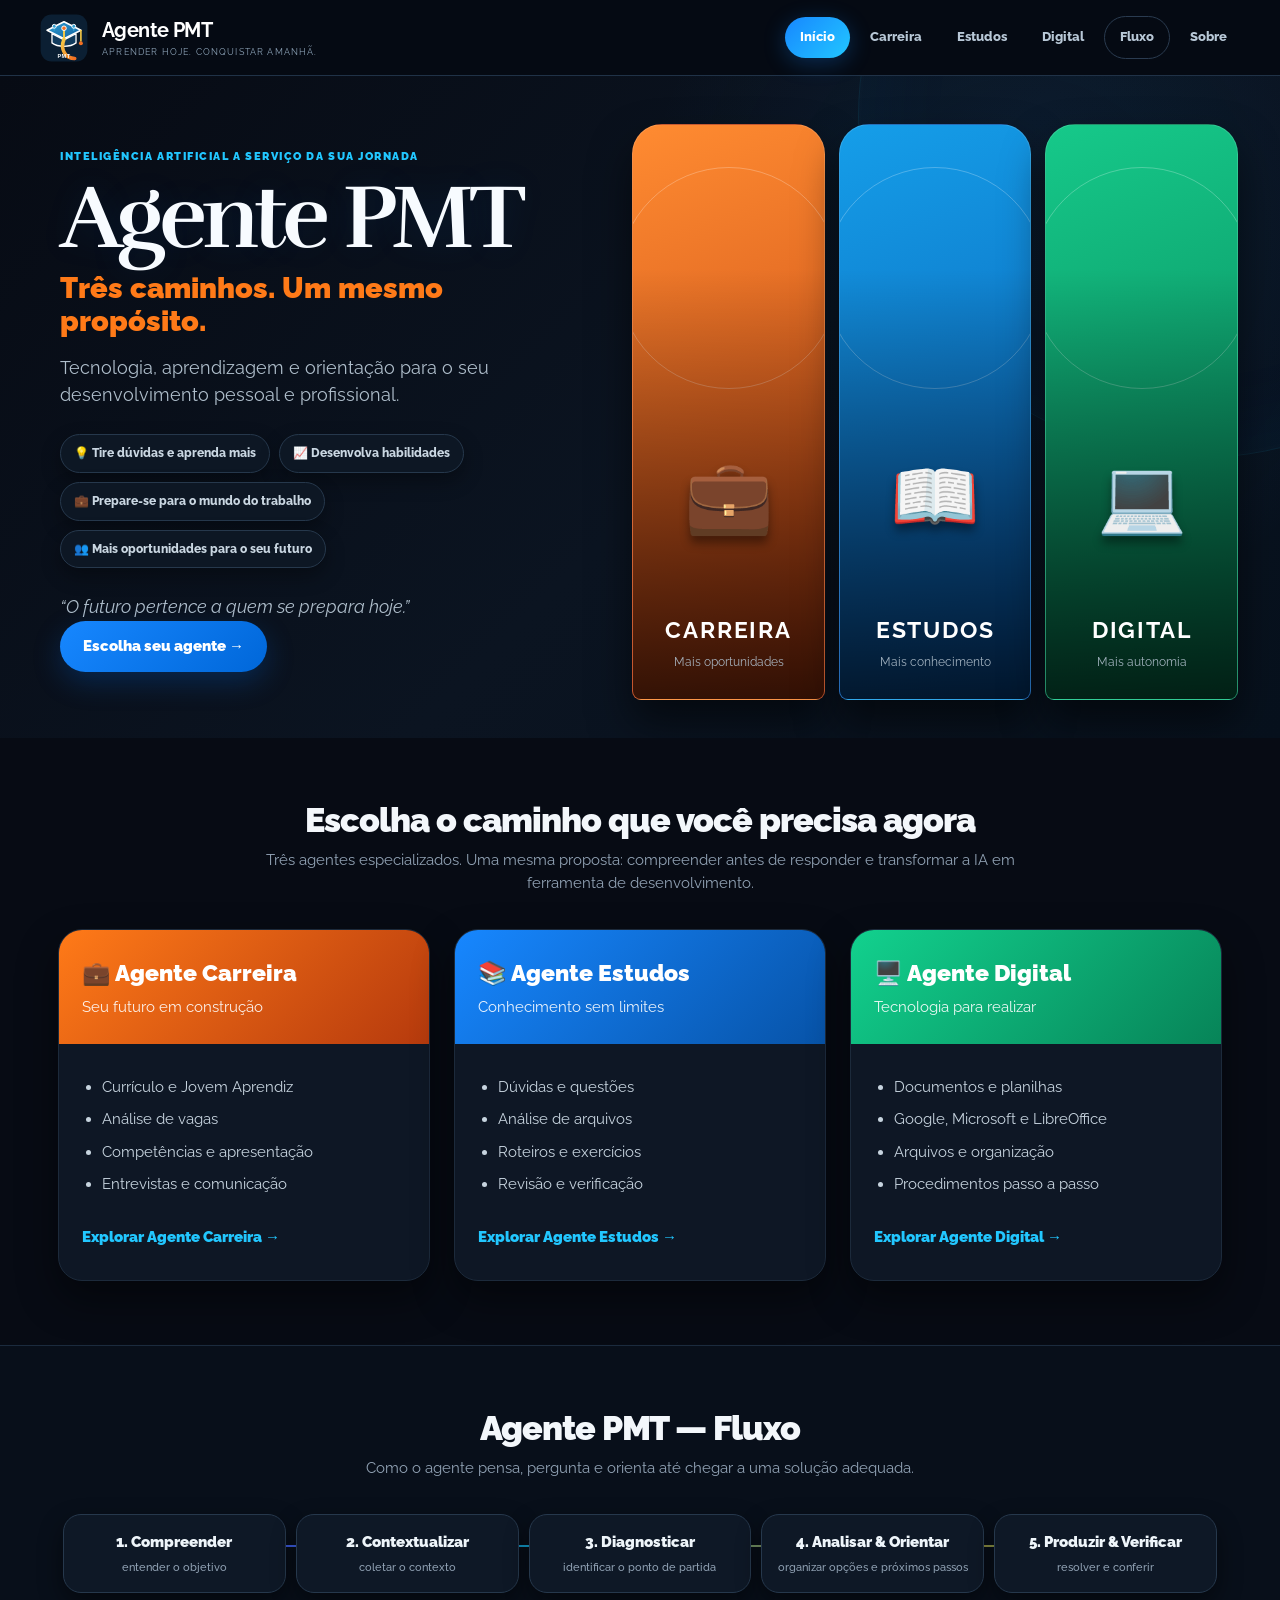
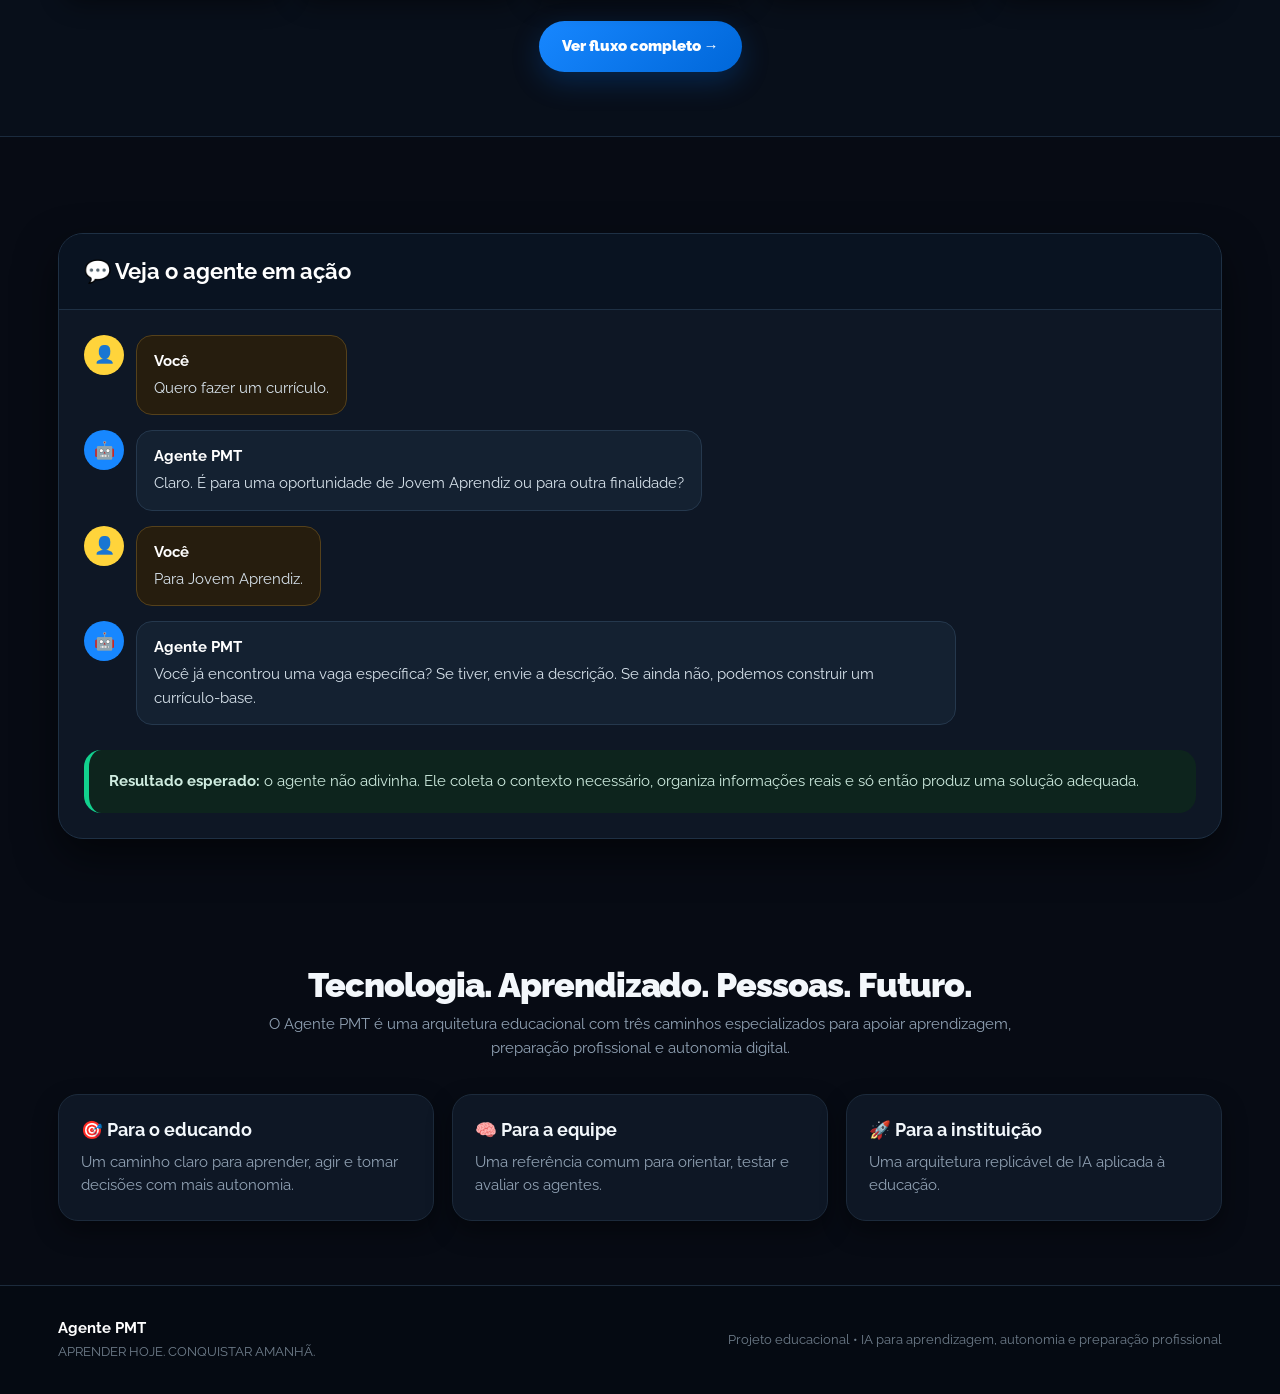
<file: index.html>
<!doctype html><html lang="pt-BR"><head><meta charset="utf-8"><meta name="viewport" content="width=device-width,initial-scale=1"><title>Agente PMT — Aprender hoje, conquistar amanhã</title><meta name="description" content="Agente PMT: aprendizagem, desenvolvimento e preparação profissional com IA."><link rel="stylesheet" href="styles.css"></head><body><div class="app"><header class="topbar"><a class="brand-link" href="index.html" aria-label="Ir para o início"><div class="brand"><div class="logo-mark"><img src="logo-pmt.svg" alt="Logo Agente PMT"></div><div><strong>Agente PMT</strong><small>APRENDER HOJE. CONQUISTAR AMANHÃ.</small></div></div></a><nav class="nav"><a class="active" href="index.html">Início</a><a href="carreira.html">Carreira</a><a href="estudos.html">Estudos</a><a href="digital.html">Digital</a><a class="flow-link" href="fluxo.html">Fluxo</a><a href="#sobre">Sobre</a></nav></header><main><section class="hero"><div class="hero-copy"><span class="eyebrow">Inteligência Artificial a serviço da sua jornada</span><h1>Agente PMT</h1><h2>Três caminhos. Um mesmo propósito.</h2><p>Tecnologia, aprendizagem e orientação para o seu desenvolvimento pessoal e profissional.</p><div class="pill-row"><div class="pill">💡 Tire dúvidas e aprenda mais</div><div class="pill">📈 Desenvolva habilidades</div><div class="pill">💼 Prepare-se para o mundo do trabalho</div><div class="pill">👥 Mais oportunidades para o seu futuro</div></div><p><em>“O futuro pertence a quem se prepara hoje.”</em></p><a class="cta" href="#agentes">Escolha seu agente →</a></div><div class="hero-visual"><article class="person-card career-bg" data-link="carreira.html" tabindex="0"><div class="person-icon">💼</div><h3>CARREIRA</h3><p>Mais oportunidades</p></article><article class="person-card study-bg" data-link="estudos.html" tabindex="0"><div class="person-icon">📖</div><h3>ESTUDOS</h3><p>Mais conhecimento</p></article><article class="person-card digital-bg" data-link="digital.html" tabindex="0"><div class="person-icon">💻</div><h3>DIGITAL</h3><p>Mais autonomia</p></article></div></section><section class="section" id="agentes"><div class="section-title"><h2>Escolha o caminho que você precisa agora</h2><p>Três agentes especializados. Uma mesma proposta: compreender antes de responder e transformar a IA em ferramenta de desenvolvimento.</p></div><div class="agents"><article class="agent-card reveal"><div class="agent-head career"><h3>💼 Agente Carreira</h3><p>Seu futuro em construção</p></div><div class="agent-body"><ul><li>Currículo e Jovem Aprendiz</li><li>Análise de vagas</li><li>Competências e apresentação</li><li>Entrevistas e comunicação</li></ul><a class="agent-link" href="carreira.html">Explorar Agente Carreira →</a></div></article><article class="agent-card reveal"><div class="agent-head study"><h3>📚 Agente Estudos</h3><p>Conhecimento sem limites</p></div><div class="agent-body"><ul><li>Dúvidas e questões</li><li>Análise de arquivos</li><li>Roteiros e exercícios</li><li>Revisão e verificação</li></ul><a class="agent-link" href="estudos.html">Explorar Agente Estudos →</a></div></article><article class="agent-card reveal"><div class="agent-head digital"><h3>🖥️ Agente Digital</h3><p>Tecnologia para realizar</p></div><div class="agent-body"><ul><li>Documentos e planilhas</li><li>Google, Microsoft e LibreOffice</li><li>Arquivos e organização</li><li>Procedimentos passo a passo</li></ul><a class="agent-link" href="digital.html">Explorar Agente Digital →</a></div></article></div></section><section class="section workflow"><div class="section-title"><h2>Agente PMT — Fluxo</h2><p>Como o agente pensa, pergunta e orienta até chegar a uma solução adequada.</p></div><div class="flow"><div class="flow-step">1. Compreender<span>entender o objetivo</span></div><div class="flow-step">2. Contextualizar<span>coletar o contexto</span></div><div class="flow-step">3. Diagnosticar<span>identificar o ponto de partida</span></div><div class="flow-step">4. Analisar & Orientar<span>organizar opções e próximos passos</span></div><div class="flow-step">5. Produzir & Verificar<span>resolver e conferir</span></div></div><div style="text-align:center;margin-top:28px"><a class="cta" href="fluxo.html">Ver fluxo completo →</a></div></section><section class="section"><div class="example"><div class="example-title"><h2>💬 Veja o agente em ação</h2></div><div class="chat"><div class="msg user"><div class="avatar">👤</div><div class="bubble"><strong>Você</strong>Quero fazer um currículo.</div></div><div class="msg agent"><div class="avatar">🤖</div><div class="bubble"><strong>Agente PMT</strong>Claro. É para uma oportunidade de Jovem Aprendiz ou para outra finalidade?</div></div><div class="msg user"><div class="avatar">👤</div><div class="bubble"><strong>Você</strong>Para Jovem Aprendiz.</div></div><div class="msg agent"><div class="avatar">🤖</div><div class="bubble"><strong>Agente PMT</strong>Você já encontrou uma vaga específica? Se tiver, envie a descrição. Se ainda não, podemos construir um currículo-base.</div></div></div><div class="result"><strong>Resultado esperado:</strong> o agente não adivinha. Ele coleta o contexto necessário, organiza informações reais e só então produz uma solução adequada.</div></div></section><section class="section" id="sobre"><div class="section-title"><h2>Tecnologia. Aprendizado. Pessoas. Futuro.</h2><p>O Agente PMT é uma arquitetura educacional com três caminhos especializados para apoiar aprendizagem, preparação profissional e autonomia digital.</p></div><div class="mini-grid"><div class="info-box"><h3>🎯 Para o educando</h3><p>Um caminho claro para aprender, agir e tomar decisões com mais autonomia.</p></div><div class="info-box"><h3>🧠 Para a equipe</h3><p>Uma referência comum para orientar, testar e avaliar os agentes.</p></div><div class="info-box"><h3>🚀 Para a instituição</h3><p>Uma arquitetura replicável de IA aplicada à educação.</p></div></div></section></main><footer class="footer"><div><strong>Agente PMT</strong><br><small>APRENDER HOJE. CONQUISTAR AMANHÃ.</small></div><small>Projeto educacional • IA para aprendizagem, autonomia e preparação profissional</small></footer></div><script src="app.js"></script></body></html>
</file>
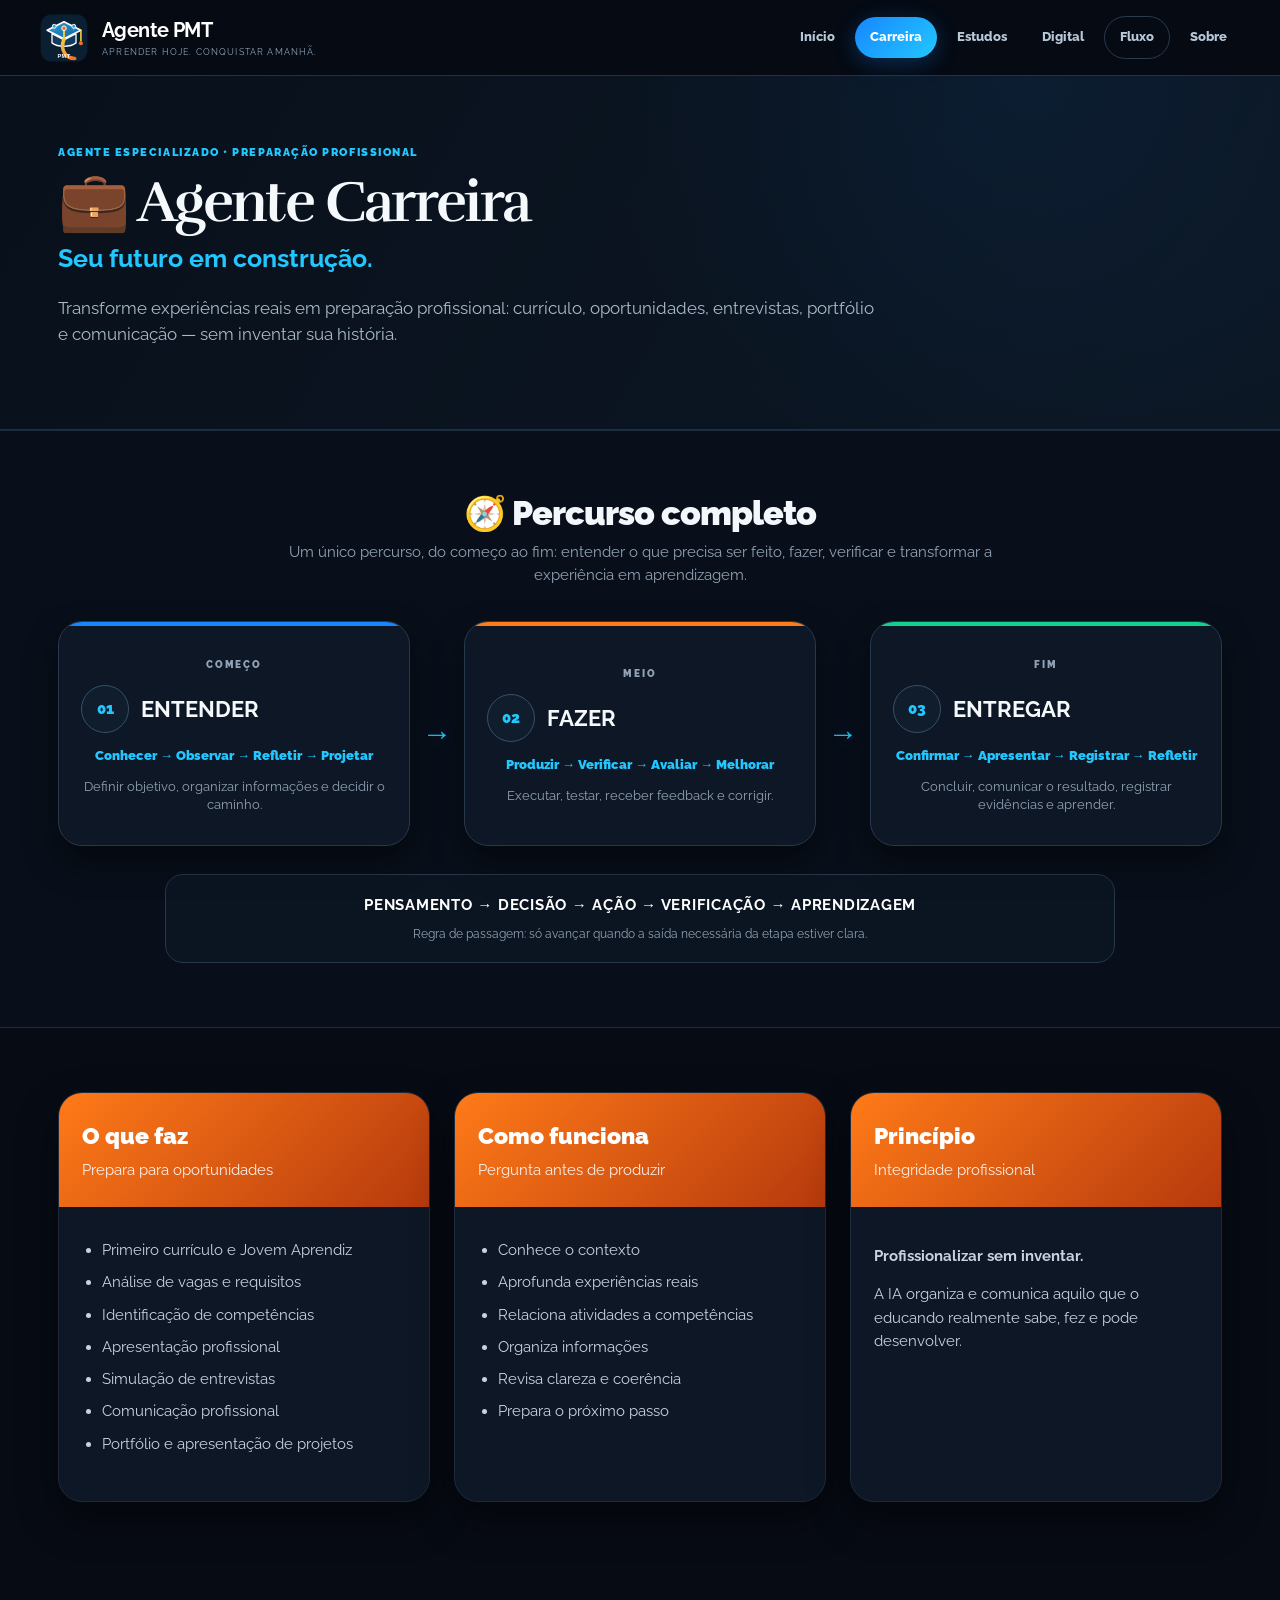
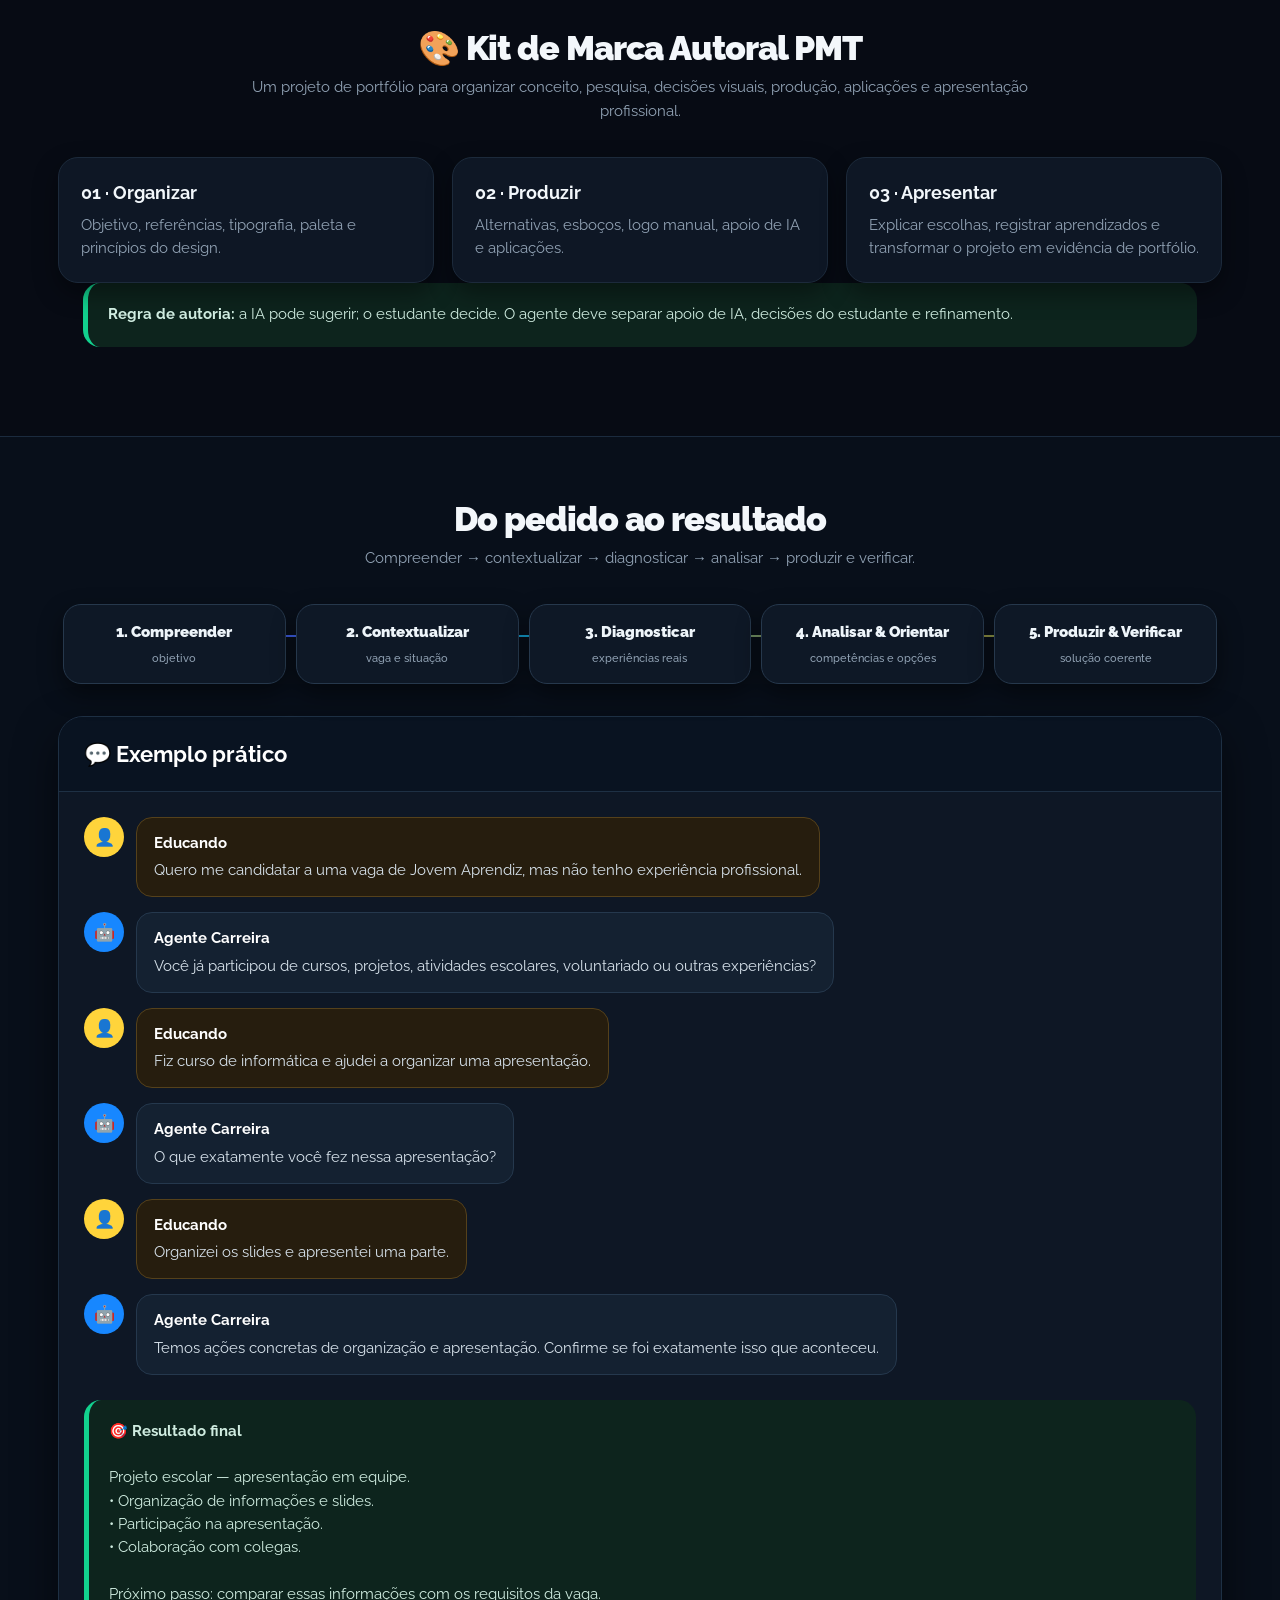
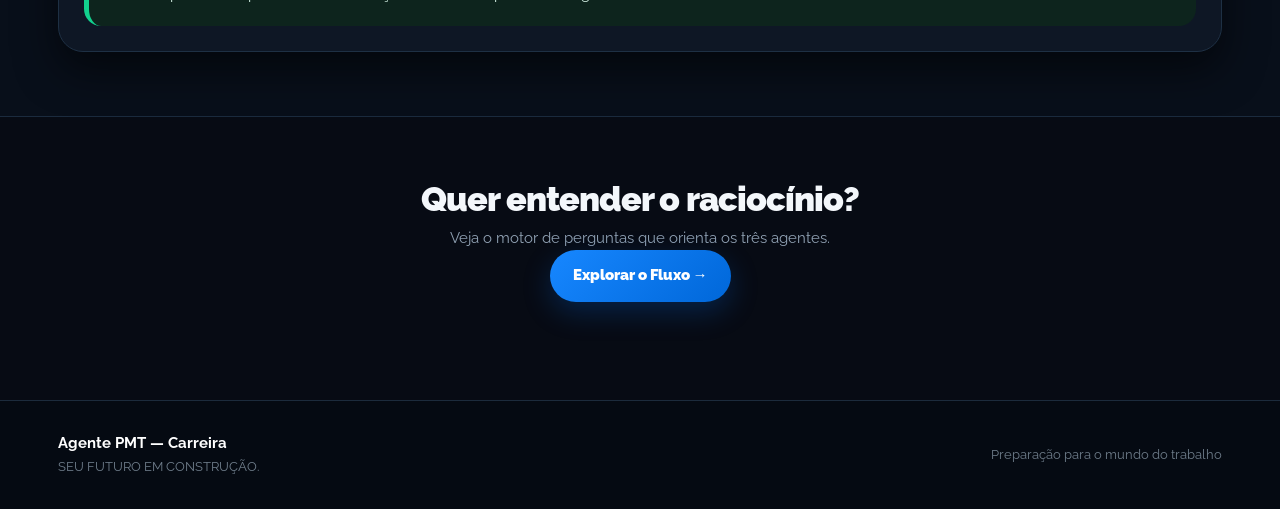
<file: carreira.html>
<!doctype html><html lang="pt-BR"><head><meta charset="utf-8"><meta name="viewport" content="width=device-width,initial-scale=1"><title>Agente PMT — Carreira</title><link rel="stylesheet" href="styles.css"></head><body><div class="app"><header class="topbar"><a class="brand-link" href="index.html"><div class="brand"><div class="logo-mark"><img src="logo-pmt.svg" alt="Logo Agente PMT"></div><div><strong>Agente PMT</strong><small>APRENDER HOJE. CONQUISTAR AMANHÃ.</small></div></div></a><nav class="nav"><a href="index.html">Início</a><a class="active" href="carreira.html">Carreira</a><a href="estudos.html">Estudos</a><a href="digital.html">Digital</a><a class="flow-link" href="fluxo.html">Fluxo</a><a href="index.html#sobre">Sobre</a></nav></header><main><section class="page-hero"><span class="eyebrow">Agente especializado • preparação profissional</span><h1>💼 Agente Carreira</h1><h2>Seu futuro em construção.</h2><p>Transforme experiências reais em preparação profissional: currículo, oportunidades, entrevistas, portfólio e comunicação — sem inventar sua história.</p></section><section class="section pedagogical-journey"><div class="section-title"><h2>🧭 Percurso completo</h2><p>Um único percurso, do começo ao fim: entender o que precisa ser feito, fazer, verificar e transformar a experiência em aprendizagem.</p></div><div class="journey-strip"><div class="journey-stage start"><div class="stage-title">COMEÇO</div><div class="stage-core"><span>01</span><strong>ENTENDER</strong></div><div class="stage-steps">Conhecer → Observar → Refletir → Projetar</div><small>Definir objetivo, organizar informações e decidir o caminho.</small></div><div class="journey-connector">→</div><div class="journey-stage middle"><div class="stage-title">MEIO</div><div class="stage-core"><span>02</span><strong>FAZER</strong></div><div class="stage-steps">Produzir → Verificar → Avaliar → Melhorar</div><small>Executar, testar, receber feedback e corrigir.</small></div><div class="journey-connector">→</div><div class="journey-stage end"><div class="stage-title">FIM</div><div class="stage-core"><span>03</span><strong>ENTREGAR</strong></div><div class="stage-steps">Confirmar → Apresentar → Registrar → Refletir</div><small>Concluir, comunicar o resultado, registrar evidências e aprender.</small></div></div><div class="journey-rule"><strong>PENSAMENTO → DECISÃO → AÇÃO → VERIFICAÇÃO → APRENDIZAGEM</strong><span>Regra de passagem: só avançar quando a saída necessária da etapa estiver clara.</span></div></section><section class="section"><div class="agents"><article class="agent-card reveal"><div class="agent-head career"><h3>O que faz</h3><p>Prepara para oportunidades</p></div><div class="agent-body"><ul><li>Primeiro currículo e Jovem Aprendiz</li><li>Análise de vagas e requisitos</li><li>Identificação de competências</li><li>Apresentação profissional</li><li>Simulação de entrevistas</li><li>Comunicação profissional</li><li>Portfólio e apresentação de projetos</li></ul></div></article><article class="agent-card reveal"><div class="agent-head career"><h3>Como funciona</h3><p>Pergunta antes de produzir</p></div><div class="agent-body"><ul><li>Conhece o contexto</li><li>Aprofunda experiências reais</li><li>Relaciona atividades a competências</li><li>Organiza informações</li><li>Revisa clareza e coerência</li><li>Prepara o próximo passo</li></ul></div></article><article class="agent-card reveal"><div class="agent-head career"><h3>Princípio</h3><p>Integridade profissional</p></div><div class="agent-body"><p><strong>Profissionalizar sem inventar.</strong></p><p>A IA organiza e comunica aquilo que o educando realmente sabe, fez e pode desenvolver.</p></div></article></div></section><section class="section"><div class="section-title"><h2>🎨 Kit de Marca Autoral PMT</h2><p>Um projeto de portfólio para organizar conceito, pesquisa, decisões visuais, produção, aplicações e apresentação profissional.</p></div><div class="mini-grid"><div class="info-box"><h3>01 · Organizar</h3><p>Objetivo, referências, tipografia, paleta e princípios do design.</p></div><div class="info-box"><h3>02 · Produzir</h3><p>Alternativas, esboços, logo manual, apoio de IA e aplicações.</p></div><div class="info-box"><h3>03 · Apresentar</h3><p>Explicar escolhas, registrar aprendizados e transformar o projeto em evidência de portfólio.</p></div></div><div class="result"><strong>Regra de autoria:</strong> a IA pode sugerir; o estudante decide. O agente deve separar apoio de IA, decisões do estudante e refinamento.</div></section><section class="section workflow"><div class="section-title"><h2>Do pedido ao resultado</h2><p>Compreender → contextualizar → diagnosticar → analisar → produzir e verificar.</p></div><div class="flow"><div class="flow-step">1. Compreender<span>objetivo</span></div><div class="flow-step">2. Contextualizar<span>vaga e situação</span></div><div class="flow-step">3. Diagnosticar<span>experiências reais</span></div><div class="flow-step">4. Analisar & Orientar<span>competências e opções</span></div><div class="flow-step">5. Produzir & Verificar<span>solução coerente</span></div></div><div class="example"><div class="example-title"><h2>💬 Exemplo prático</h2></div><div class="chat"><div class="msg user"><div class="avatar">👤</div><div class="bubble"><strong>Educando</strong>Quero me candidatar a uma vaga de Jovem Aprendiz, mas não tenho experiência profissional.</div></div><div class="msg agent"><div class="avatar">🤖</div><div class="bubble"><strong>Agente Carreira</strong>Você já participou de cursos, projetos, atividades escolares, voluntariado ou outras experiências?</div></div><div class="msg user"><div class="avatar">👤</div><div class="bubble"><strong>Educando</strong>Fiz curso de informática e ajudei a organizar uma apresentação.</div></div><div class="msg agent"><div class="avatar">🤖</div><div class="bubble"><strong>Agente Carreira</strong>O que exatamente você fez nessa apresentação?</div></div><div class="msg user"><div class="avatar">👤</div><div class="bubble"><strong>Educando</strong>Organizei os slides e apresentei uma parte.</div></div><div class="msg agent"><div class="avatar">🤖</div><div class="bubble"><strong>Agente Carreira</strong>Temos ações concretas de organização e apresentação. Confirme se foi exatamente isso que aconteceu.</div></div></div><div class="result"><strong>🎯 Resultado final</strong><br><br>Projeto escolar — apresentação em equipe.<br>• Organização de informações e slides.<br>• Participação na apresentação.<br>• Colaboração com colegas.<br><br>Próximo passo: comparar essas informações com os requisitos da vaga.</div></div></section><section class="section"><div class="section-title"><h2>Quer entender o raciocínio?</h2><p>Veja o motor de perguntas que orienta os três agentes.</p><a class="cta" href="fluxo.html">Explorar o Fluxo →</a></div></section></main><footer class="footer"><div><strong>Agente PMT — Carreira</strong><br><small>SEU FUTURO EM CONSTRUÇÃO.</small></div><small>Preparação para o mundo do trabalho</small></footer></div><script src="app.js"></script></body></html>
</file>
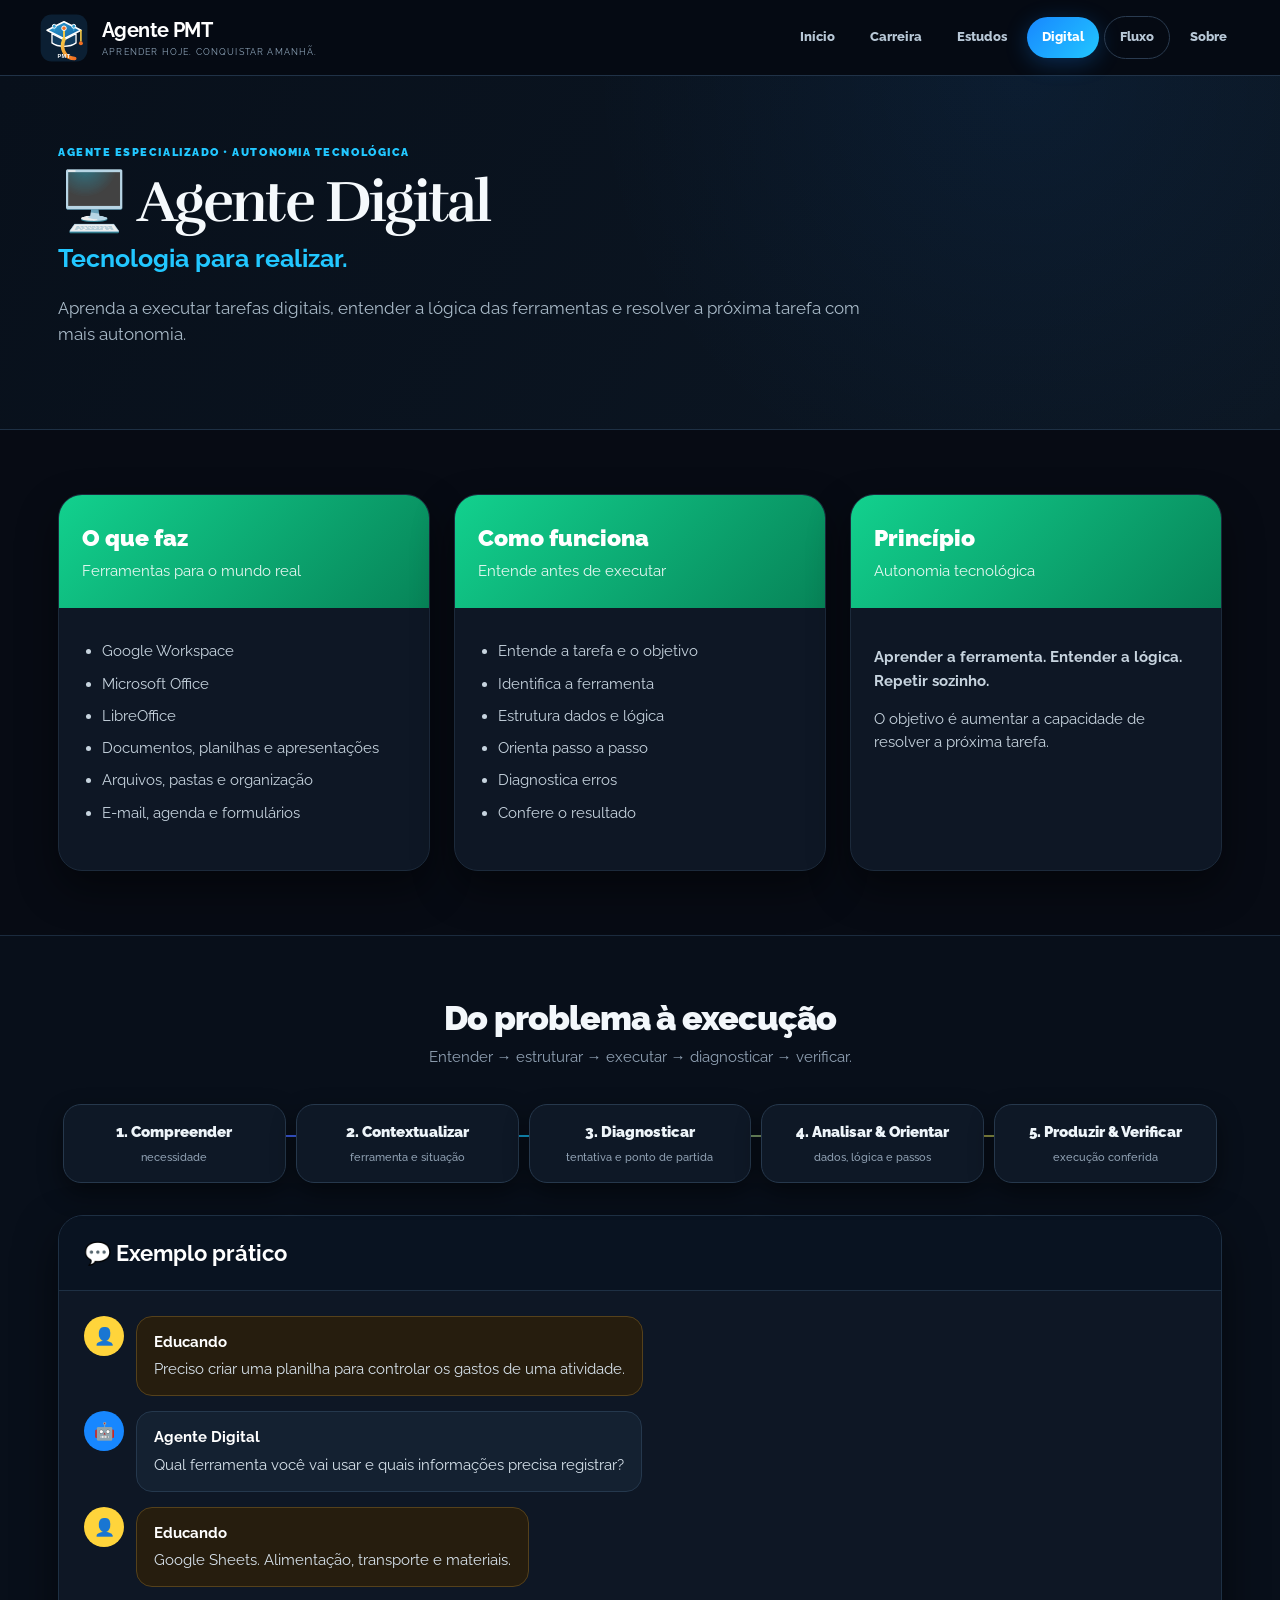
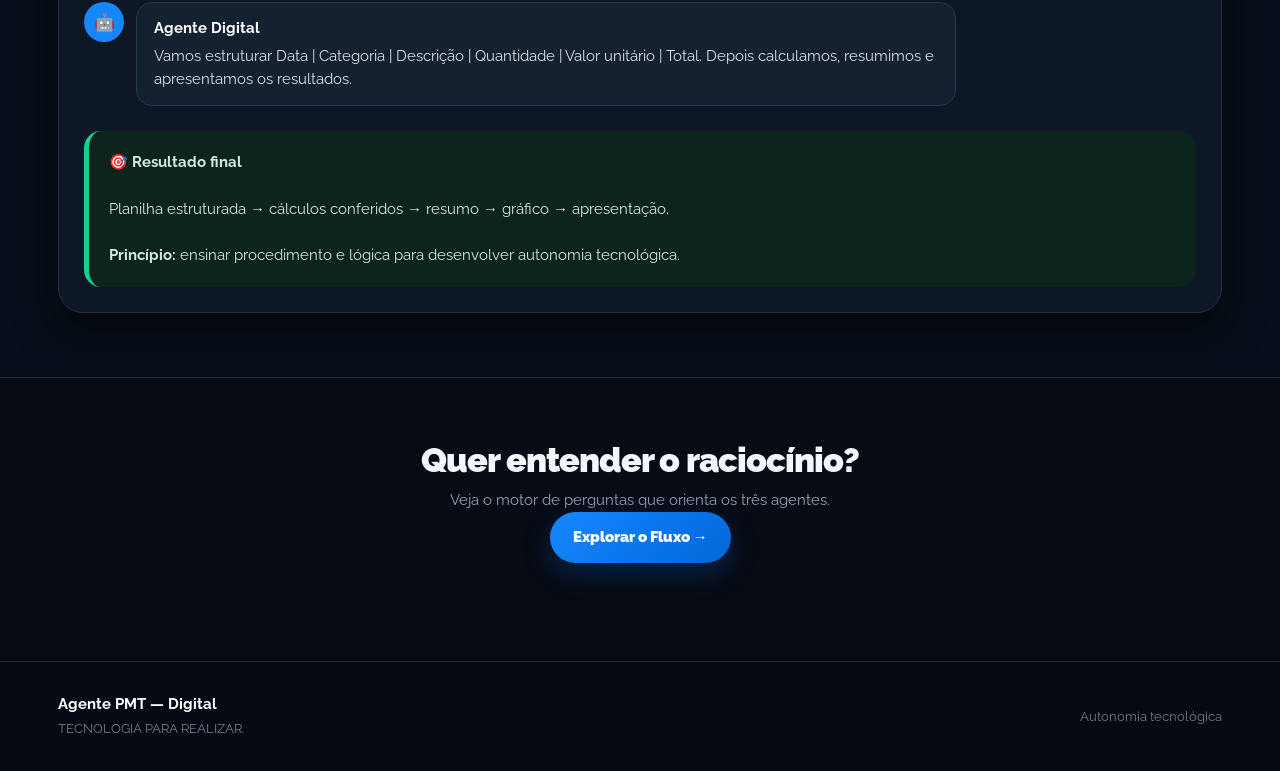
<file: digital.html>
<!doctype html><html lang="pt-BR"><head><meta charset="utf-8"><meta name="viewport" content="width=device-width,initial-scale=1"><title>Agente PMT — Digital</title><link rel="stylesheet" href="styles.css"></head><body><div class="app"><header class="topbar"><a class="brand-link" href="index.html"><div class="brand"><div class="logo-mark"><img src="logo-pmt.svg" alt="Logo Agente PMT"></div><div><strong>Agente PMT</strong><small>APRENDER HOJE. CONQUISTAR AMANHÃ.</small></div></div></a><nav class="nav"><a href="index.html">Início</a><a href="carreira.html">Carreira</a><a href="estudos.html">Estudos</a><a class="active" href="digital.html">Digital</a><a class="flow-link" href="fluxo.html">Fluxo</a><a href="index.html#sobre">Sobre</a></nav></header><main><section class="page-hero"><span class="eyebrow">Agente especializado • autonomia tecnológica</span><h1>🖥️ Agente Digital</h1><h2>Tecnologia para realizar.</h2><p>Aprenda a executar tarefas digitais, entender a lógica das ferramentas e resolver a próxima tarefa com mais autonomia.</p></section><section class="section"><div class="agents"><article class="agent-card reveal"><div class="agent-head digital"><h3>O que faz</h3><p>Ferramentas para o mundo real</p></div><div class="agent-body"><ul><li>Google Workspace</li><li>Microsoft Office</li><li>LibreOffice</li><li>Documentos, planilhas e apresentações</li><li>Arquivos, pastas e organização</li><li>E-mail, agenda e formulários</li></ul></div></article><article class="agent-card reveal"><div class="agent-head digital"><h3>Como funciona</h3><p>Entende antes de executar</p></div><div class="agent-body"><ul><li>Entende a tarefa e o objetivo</li><li>Identifica a ferramenta</li><li>Estrutura dados e lógica</li><li>Orienta passo a passo</li><li>Diagnostica erros</li><li>Confere o resultado</li></ul></div></article><article class="agent-card reveal"><div class="agent-head digital"><h3>Princípio</h3><p>Autonomia tecnológica</p></div><div class="agent-body"><p><strong>Aprender a ferramenta. Entender a lógica. Repetir sozinho.</strong></p><p>O objetivo é aumentar a capacidade de resolver a próxima tarefa.</p></div></article></div></section><section class="section workflow"><div class="section-title"><h2>Do problema à execução</h2><p>Entender → estruturar → executar → diagnosticar → verificar.</p></div><div class="flow"><div class="flow-step">1. Compreender<span>necessidade</span></div><div class="flow-step">2. Contextualizar<span>ferramenta e situação</span></div><div class="flow-step">3. Diagnosticar<span>tentativa e ponto de partida</span></div><div class="flow-step">4. Analisar & Orientar<span>dados, lógica e passos</span></div><div class="flow-step">5. Produzir & Verificar<span>execução conferida</span></div></div><div class="example"><div class="example-title"><h2>💬 Exemplo prático</h2></div><div class="chat"><div class="msg user"><div class="avatar">👤</div><div class="bubble"><strong>Educando</strong>Preciso criar uma planilha para controlar os gastos de uma atividade.</div></div><div class="msg agent"><div class="avatar">🤖</div><div class="bubble"><strong>Agente Digital</strong>Qual ferramenta você vai usar e quais informações precisa registrar?</div></div><div class="msg user"><div class="avatar">👤</div><div class="bubble"><strong>Educando</strong>Google Sheets. Alimentação, transporte e materiais.</div></div><div class="msg agent"><div class="avatar">🤖</div><div class="bubble"><strong>Agente Digital</strong>Vamos estruturar Data | Categoria | Descrição | Quantidade | Valor unitário | Total. Depois calculamos, resumimos e apresentamos os resultados.</div></div></div><div class="result"><strong>🎯 Resultado final</strong><br><br>Planilha estruturada → cálculos conferidos → resumo → gráfico → apresentação.<br><br><strong>Princípio:</strong> ensinar procedimento e lógica para desenvolver autonomia tecnológica.</div></div></section><section class="section"><div class="section-title"><h2>Quer entender o raciocínio?</h2><p>Veja o motor de perguntas que orienta os três agentes.</p><a class="cta" href="fluxo.html">Explorar o Fluxo →</a></div></section></main><footer class="footer"><div><strong>Agente PMT — Digital</strong><br><small>TECNOLOGIA PARA REALIZAR.</small></div><small>Autonomia tecnológica</small></footer></div><script src="app.js"></script></body></html>
</file>
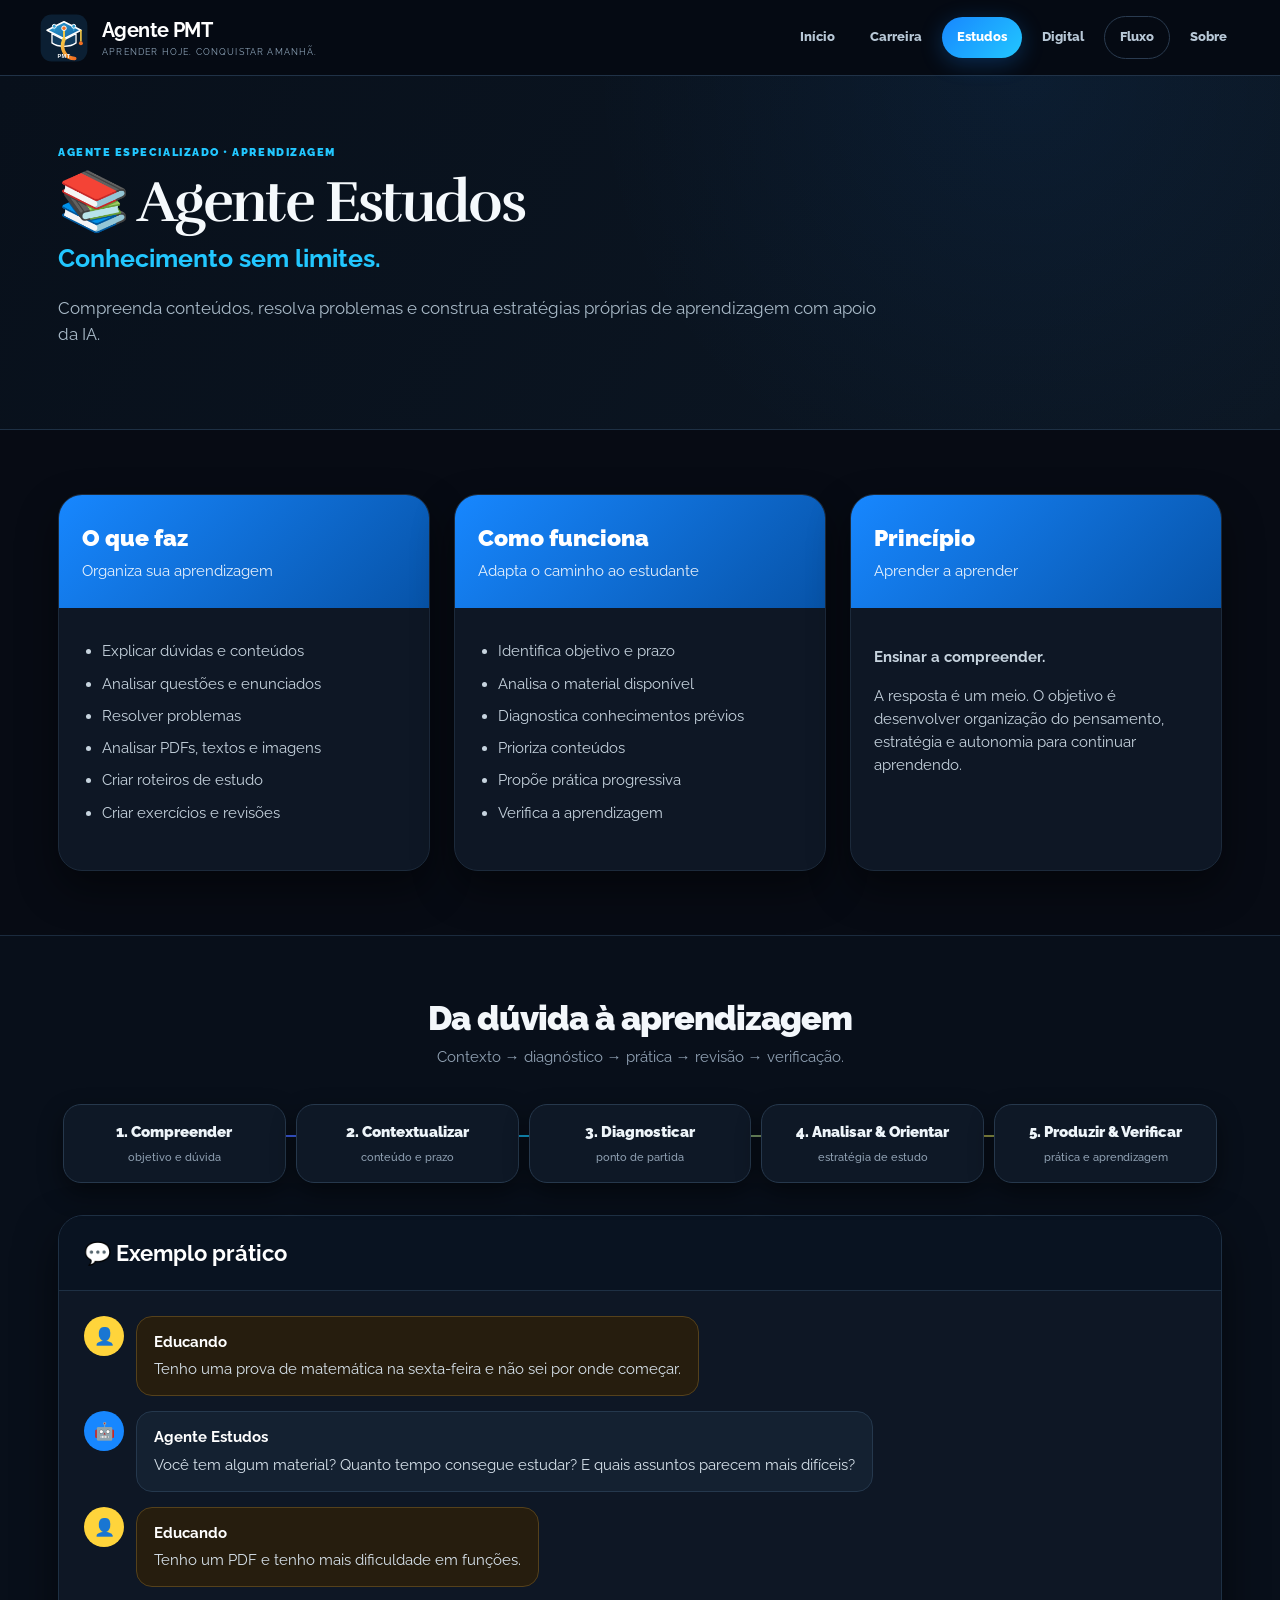
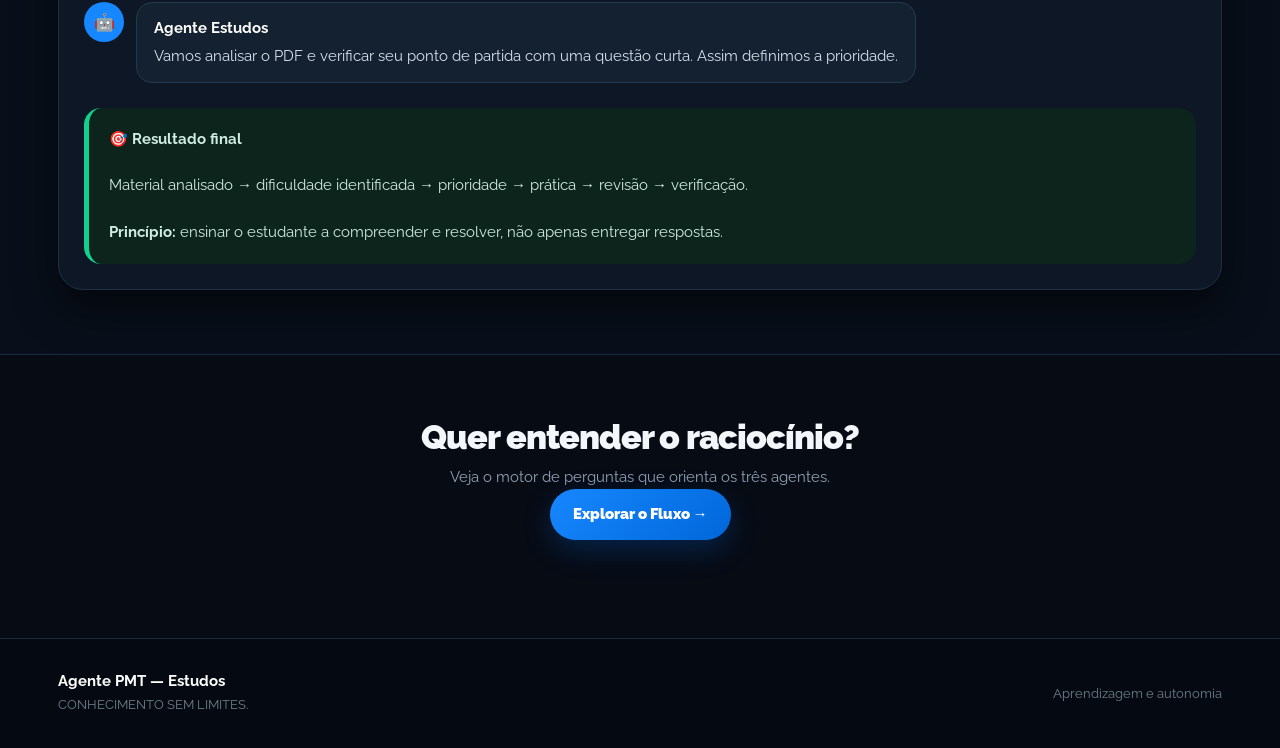
<file: estudos.html>
<!doctype html><html lang="pt-BR"><head><meta charset="utf-8"><meta name="viewport" content="width=device-width,initial-scale=1"><title>Agente PMT — Estudos</title><link rel="stylesheet" href="styles.css"></head><body><div class="app"><header class="topbar"><a class="brand-link" href="index.html"><div class="brand"><div class="logo-mark"><img src="logo-pmt.svg" alt="Logo Agente PMT"></div><div><strong>Agente PMT</strong><small>APRENDER HOJE. CONQUISTAR AMANHÃ.</small></div></div></a><nav class="nav"><a href="index.html">Início</a><a href="carreira.html">Carreira</a><a class="active" href="estudos.html">Estudos</a><a href="digital.html">Digital</a><a class="flow-link" href="fluxo.html">Fluxo</a><a href="index.html#sobre">Sobre</a></nav></header><main><section class="page-hero"><span class="eyebrow">Agente especializado • aprendizagem</span><h1>📚 Agente Estudos</h1><h2>Conhecimento sem limites.</h2><p>Compreenda conteúdos, resolva problemas e construa estratégias próprias de aprendizagem com apoio da IA.</p></section><section class="section"><div class="agents"><article class="agent-card reveal"><div class="agent-head study"><h3>O que faz</h3><p>Organiza sua aprendizagem</p></div><div class="agent-body"><ul><li>Explicar dúvidas e conteúdos</li><li>Analisar questões e enunciados</li><li>Resolver problemas</li><li>Analisar PDFs, textos e imagens</li><li>Criar roteiros de estudo</li><li>Criar exercícios e revisões</li></ul></div></article><article class="agent-card reveal"><div class="agent-head study"><h3>Como funciona</h3><p>Adapta o caminho ao estudante</p></div><div class="agent-body"><ul><li>Identifica objetivo e prazo</li><li>Analisa o material disponível</li><li>Diagnostica conhecimentos prévios</li><li>Prioriza conteúdos</li><li>Propõe prática progressiva</li><li>Verifica a aprendizagem</li></ul></div></article><article class="agent-card reveal"><div class="agent-head study"><h3>Princípio</h3><p>Aprender a aprender</p></div><div class="agent-body"><p><strong>Ensinar a compreender.</strong></p><p>A resposta é um meio. O objetivo é desenvolver organização do pensamento, estratégia e autonomia para continuar aprendendo.</p></div></article></div></section><section class="section workflow"><div class="section-title"><h2>Da dúvida à aprendizagem</h2><p>Contexto → diagnóstico → prática → revisão → verificação.</p></div><div class="flow"><div class="flow-step">1. Compreender<span>objetivo e dúvida</span></div><div class="flow-step">2. Contextualizar<span>conteúdo e prazo</span></div><div class="flow-step">3. Diagnosticar<span>ponto de partida</span></div><div class="flow-step">4. Analisar & Orientar<span>estratégia de estudo</span></div><div class="flow-step">5. Produzir & Verificar<span>prática e aprendizagem</span></div></div><div class="example"><div class="example-title"><h2>💬 Exemplo prático</h2></div><div class="chat"><div class="msg user"><div class="avatar">👤</div><div class="bubble"><strong>Educando</strong>Tenho uma prova de matemática na sexta-feira e não sei por onde começar.</div></div><div class="msg agent"><div class="avatar">🤖</div><div class="bubble"><strong>Agente Estudos</strong>Você tem algum material? Quanto tempo consegue estudar? E quais assuntos parecem mais difíceis?</div></div><div class="msg user"><div class="avatar">👤</div><div class="bubble"><strong>Educando</strong>Tenho um PDF e tenho mais dificuldade em funções.</div></div><div class="msg agent"><div class="avatar">🤖</div><div class="bubble"><strong>Agente Estudos</strong>Vamos analisar o PDF e verificar seu ponto de partida com uma questão curta. Assim definimos a prioridade.</div></div></div><div class="result"><strong>🎯 Resultado final</strong><br><br>Material analisado → dificuldade identificada → prioridade → prática → revisão → verificação.<br><br><strong>Princípio:</strong> ensinar o estudante a compreender e resolver, não apenas entregar respostas.</div></div></section><section class="section"><div class="section-title"><h2>Quer entender o raciocínio?</h2><p>Veja o motor de perguntas que orienta os três agentes.</p><a class="cta" href="fluxo.html">Explorar o Fluxo →</a></div></section></main><footer class="footer"><div><strong>Agente PMT — Estudos</strong><br><small>CONHECIMENTO SEM LIMITES.</small></div><small>Aprendizagem e autonomia</small></footer></div><script src="app.js"></script></body></html>
</file>
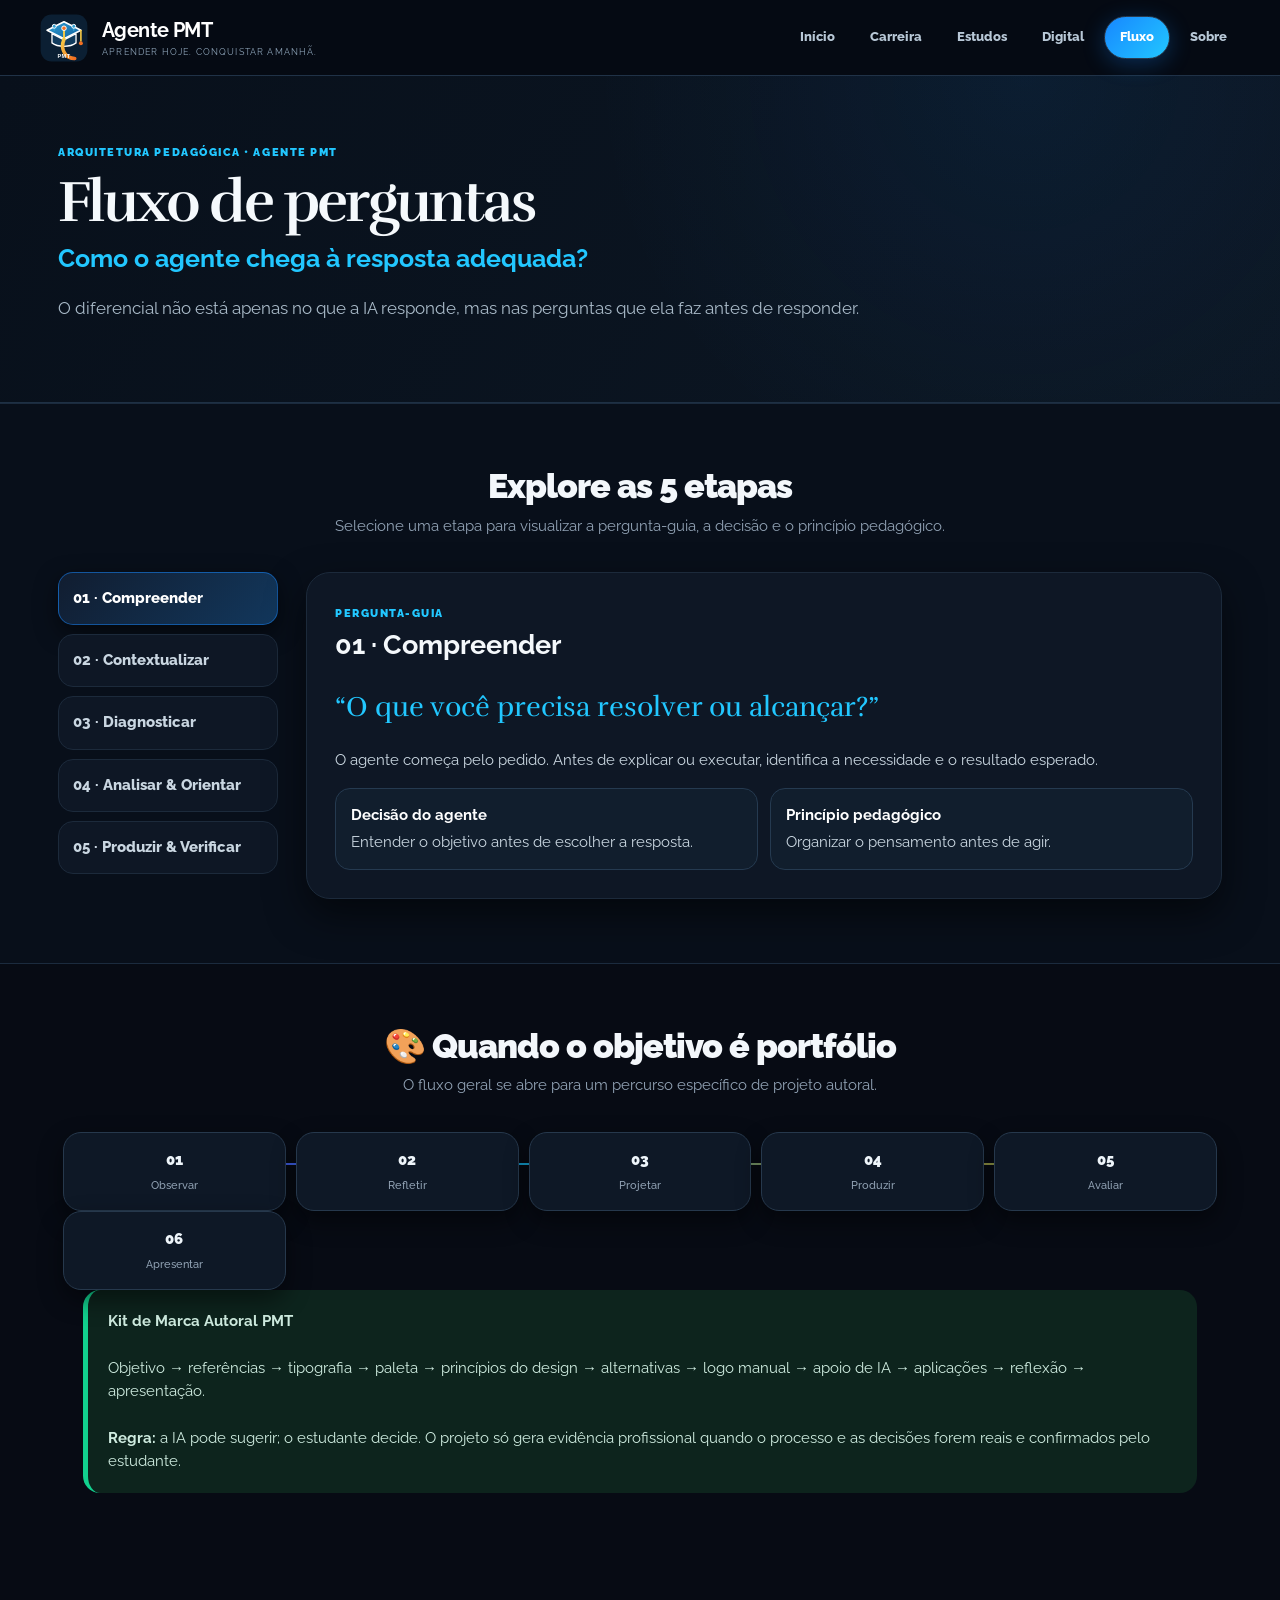
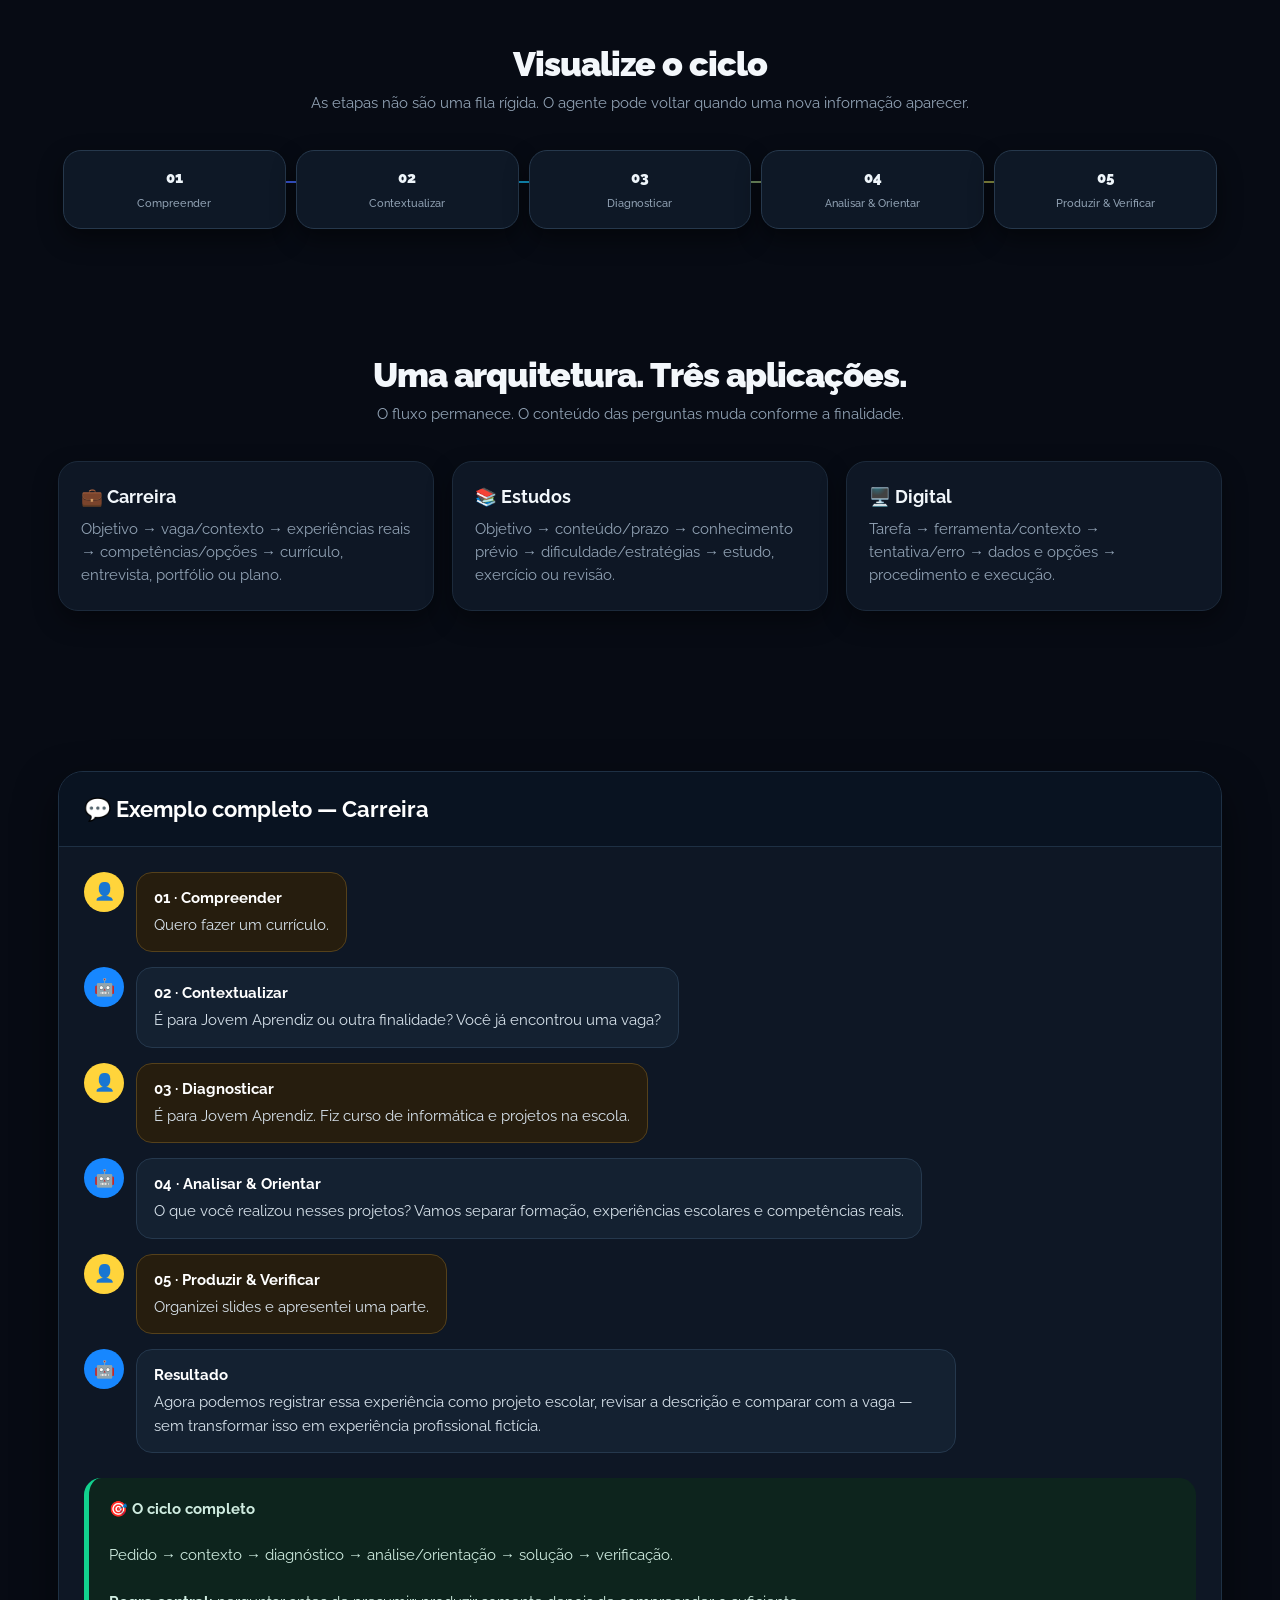
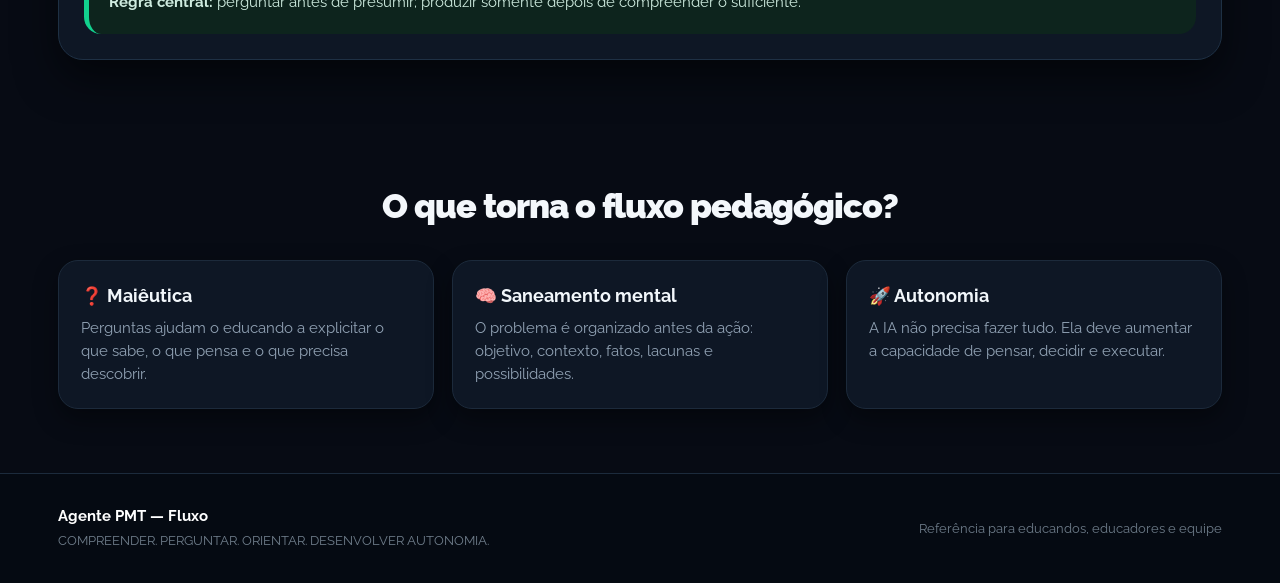
<file: fluxo.html>
<!doctype html><html lang="pt-BR"><head><meta charset="utf-8"><meta name="viewport" content="width=device-width,initial-scale=1"><title>Agente PMT — Fluxo</title><meta name="description" content="Fluxo interativo de perguntas e decisões do Agente PMT."><link rel="stylesheet" href="styles.css"></head><body><div class="app"><header class="topbar"><a class="brand-link" href="index.html"><div class="brand"><div class="logo-mark"><img src="logo-pmt.svg" alt="Logo Agente PMT"></div><div><strong>Agente PMT</strong><small>APRENDER HOJE. CONQUISTAR AMANHÃ.</small></div></div></a><nav class="nav"><a href="index.html">Início</a><a href="carreira.html">Carreira</a><a href="estudos.html">Estudos</a><a href="digital.html">Digital</a><a class="active flow-link" href="fluxo.html">Fluxo</a><a href="index.html#sobre">Sobre</a></nav></header><main><section class="page-hero"><span class="eyebrow">Arquitetura pedagógica • Agente PMT</span><h1>Fluxo de perguntas</h1><h2>Como o agente chega à resposta adequada?</h2><p>O diferencial não está apenas no que a IA responde, mas nas perguntas que ela faz antes de responder.</p></section><section class="section workflow"><div class="section-title"><h2>Explore as 5 etapas</h2><p>Selecione uma etapa para visualizar a pergunta-guia, a decisão e o princípio pedagógico.</p></div><div class="interactive-flow"><div class="flow-menu"><button class="flow-tab active" data-flow="compreender">01 · Compreender</button><button class="flow-tab" data-flow="contextualizar">02 · Contextualizar</button><button class="flow-tab" data-flow="diagnosticar">03 · Diagnosticar</button><button class="flow-tab" data-flow="orientar">04 · Analisar & Orientar</button><button class="flow-tab" data-flow="verificar">05 · Produzir & Verificar</button></div><div class="flow-panel"><span class="eyebrow">Pergunta-guia</span><h3 data-flow-title>01 · Compreender</h3><div class="question" data-flow-question>“O que você precisa resolver ou alcançar?”</div><p data-flow-body>O agente começa pelo pedido. Antes de explicar ou executar, identifica a necessidade e o resultado esperado.</p><div class="decision"><div><strong>Decisão do agente</strong><span data-flow-decision>Entender o objetivo antes de escolher a resposta.</span></div><div><strong>Princípio pedagógico</strong><span data-flow-principle>Organizar o pensamento antes de agir.</span></div></div></div></div></section><section class="section"><div class="section-title"><h2>🎨 Quando o objetivo é portfólio</h2><p>O fluxo geral se abre para um percurso específico de projeto autoral.</p></div><div class="flow"><div class="flow-step">01<span>Observar</span></div><div class="flow-step">02<span>Refletir</span></div><div class="flow-step">03<span>Projetar</span></div><div class="flow-step">04<span>Produzir</span></div><div class="flow-step">05<span>Avaliar</span></div><div class="flow-step">06<span>Apresentar</span></div></div><div class="result"><strong>Kit de Marca Autoral PMT</strong><br><br>Objetivo → referências → tipografia → paleta → princípios do design → alternativas → logo manual → apoio de IA → aplicações → reflexão → apresentação.<br><br><strong>Regra:</strong> a IA pode sugerir; o estudante decide. O projeto só gera evidência profissional quando o processo e as decisões forem reais e confirmados pelo estudante.</div></section><section class="section"><div class="section-title"><h2>Visualize o ciclo</h2><p>As etapas não são uma fila rígida. O agente pode voltar quando uma nova informação aparecer.</p></div><div class="flow"><div class="flow-step">01<span>Compreender</span></div><div class="flow-step">02<span>Contextualizar</span></div><div class="flow-step">03<span>Diagnosticar</span></div><div class="flow-step">04<span>Analisar & Orientar</span></div><div class="flow-step">05<span>Produzir & Verificar</span></div></div></section><section class="section"><div class="section-title"><h2>Uma arquitetura. Três aplicações.</h2><p>O fluxo permanece. O conteúdo das perguntas muda conforme a finalidade.</p></div><div class="mini-grid"><div class="info-box"><h3>💼 Carreira</h3><p>Objetivo → vaga/contexto → experiências reais → competências/opções → currículo, entrevista, portfólio ou plano.</p></div><div class="info-box"><h3>📚 Estudos</h3><p>Objetivo → conteúdo/prazo → conhecimento prévio → dificuldade/estratégias → estudo, exercício ou revisão.</p></div><div class="info-box"><h3>🖥️ Digital</h3><p>Tarefa → ferramenta/contexto → tentativa/erro → dados e opções → procedimento e execução.</p></div></div></section><section class="section"><div class="example"><div class="example-title"><h2>💬 Exemplo completo — Carreira</h2></div><div class="chat"><div class="msg user"><div class="avatar">👤</div><div class="bubble"><strong>01 · Compreender</strong>Quero fazer um currículo.</div></div><div class="msg agent"><div class="avatar">🤖</div><div class="bubble"><strong>02 · Contextualizar</strong>É para Jovem Aprendiz ou outra finalidade? Você já encontrou uma vaga?</div></div><div class="msg user"><div class="avatar">👤</div><div class="bubble"><strong>03 · Diagnosticar</strong>É para Jovem Aprendiz. Fiz curso de informática e projetos na escola.</div></div><div class="msg agent"><div class="avatar">🤖</div><div class="bubble"><strong>04 · Analisar & Orientar</strong>O que você realizou nesses projetos? Vamos separar formação, experiências escolares e competências reais.</div></div><div class="msg user"><div class="avatar">👤</div><div class="bubble"><strong>05 · Produzir & Verificar</strong>Organizei slides e apresentei uma parte.</div></div><div class="msg agent"><div class="avatar">🤖</div><div class="bubble"><strong>Resultado</strong>Agora podemos registrar essa experiência como projeto escolar, revisar a descrição e comparar com a vaga — sem transformar isso em experiência profissional fictícia.</div></div></div><div class="result"><strong>🎯 O ciclo completo</strong><br><br>Pedido → contexto → diagnóstico → análise/orientação → solução → verificação.<br><br><strong>Regra central:</strong> perguntar antes de presumir; produzir somente depois de compreender o suficiente.</div></div></section><section class="section"><div class="section-title"><h2>O que torna o fluxo pedagógico?</h2></div><div class="mini-grid"><div class="info-box"><h3>❓ Maiêutica</h3><p>Perguntas ajudam o educando a explicitar o que sabe, o que pensa e o que precisa descobrir.</p></div><div class="info-box"><h3>🧠 Saneamento mental</h3><p>O problema é organizado antes da ação: objetivo, contexto, fatos, lacunas e possibilidades.</p></div><div class="info-box"><h3>🚀 Autonomia</h3><p>A IA não precisa fazer tudo. Ela deve aumentar a capacidade de pensar, decidir e executar.</p></div></div></section></main><footer class="footer"><div><strong>Agente PMT — Fluxo</strong><br><small>COMPREENDER. PERGUNTAR. ORIENTAR. DESENVOLVER AUTONOMIA.</small></div><small>Referência para educandos, educadores e equipe</small></footer></div><script src="app.js"></script></body></html>
</file>
<file: styles.css>
@import url('https://fonts.googleapis.com/css2?family=Raleway:wght@400;500;600;700;800;900&family=Rufina:wght@400;700&display=swap');
:root{--navy:#070b14;--navy2:#0d1422;--ink:#edf3f8;--blue:#1787ff;--blue-strong:#0067d9;--sky:#22c7ff;--yellow:#ffd43b;--orange:#ff7a18;--orange-soft:#ffab4a;--green:#12d18e;--green-dark:#079461;--violet:#8b5cf6;--burgundy:#c02658;--pink:#ec5b8a;--line:#1c2a3b;--muted:#91a2b4;--paper:#0a111d;--surface:#0e1725;--surface2:#111d2c;--white:#fff}
*{box-sizing:border-box}html{scroll-behavior:smooth}body{margin:0;background:#03060b;color:var(--ink);font:15px/1.55 Raleway,Arial,sans-serif}.app{max-width:1360px;margin:auto;background:var(--navy);min-height:100vh;box-shadow:0 0 90px #000b;overflow:hidden}.topbar{position:sticky;top:0;z-index:50;height:76px;padding:10px 38px;background:#060b14eF;backdrop-filter:blur(18px);border-bottom:1px solid #203247;color:#fff;display:flex;align-items:center;justify-content:space-between;gap:28px}.brand-link{text-decoration:none;color:#fff}.brand{display:flex;align-items:center;gap:12px}.logo-mark{width:52px;height:52px;border-radius:15px;background:transparent;display:grid;place-items:center;overflow:hidden;box-shadow:none}.logo-mark img{width:100%;height:100%;display:block}.brand strong{display:block;font-size:20px;letter-spacing:-.03em}.brand small{display:block;font-size:9px;letter-spacing:.13em;color:#8ea4b9}.nav{display:flex;gap:5px;align-items:center}.nav a{padding:10px 15px;border-radius:24px;text-decoration:none;color:#b8c8d7;font-size:13px;font-weight:800;transition:.2s}.nav a:hover,.nav a.active{background:linear-gradient(135deg,#1787ff,#22c7ff);color:#fff;box-shadow:0 5px 22px #1787ff45}.nav a.flow-link{border:1px solid #2a3b50}
.hero{position:relative;display:grid;grid-template-columns:48% 52%;min-height:570px;overflow:hidden;background:radial-gradient(circle at 80% 25%,#1261a022 0,transparent 34%),linear-gradient(135deg,#070b14 0%,#0b1421 55%,#07111d 100%)}.hero:before{content:'';position:absolute;width:680px;height:680px;border-radius:50%;right:-260px;top:-300px;border:1px solid #22c7ff18;box-shadow:0 0 100px #1787ff12 inset}.hero-copy{position:relative;z-index:2;padding:72px 60px 66px;display:flex;flex-direction:column;justify-content:center}.eyebrow{display:inline-flex;width:max-content;color:var(--sky);font-weight:900;text-transform:uppercase;letter-spacing:.14em;font-size:11px}.hero h1{font-family:Rufina,Georgia,serif;font-size:clamp(58px,7vw,92px);line-height:.88;margin:14px 0;color:#f7fbff;letter-spacing:-.055em;text-shadow:0 0 35px #1787ff1a}.hero h2{font-size:29px;line-height:1.15;color:var(--orange);margin:0 0 15px;font-weight:900}.hero p{font-size:18px;max-width:620px;color:#aebdca;margin:0}.pill-row{display:flex;gap:9px;flex-wrap:wrap;margin:25px 0}.pill{padding:9px 13px;border:1px solid #26384c;border-radius:999px;background:#0d1724;color:#c9d6e1;font-size:12px;font-weight:800;box-shadow:0 8px 20px #0005}.cta{display:inline-flex;align-items:center;justify-content:center;width:max-content;background:linear-gradient(135deg,#1787ff,#0067d9);color:#fff;text-decoration:none;padding:14px 23px;border-radius:28px;font-weight:900;box-shadow:0 10px 28px #0067d944;transition:.2s}.cta:hover{transform:translateY(-2px);box-shadow:0 14px 32px #1787ff55}.hero-visual{position:relative;z-index:2;padding:48px 42px 38px 18px;display:grid;grid-template-columns:repeat(3,1fr);gap:14px;align-items:stretch}.person-card{min-height:450px;padding:24px 15px 28px;color:#fff;display:flex;flex-direction:column;justify-content:flex-end;text-align:center;position:relative;overflow:hidden;border-radius:30px 30px 9px 9px;border:1px solid #ffffff20;box-shadow:0 22px 42px #0008;cursor:pointer;transition:.3s}.person-card:hover{transform:translateY(-9px);box-shadow:0 28px 55px #000b}.person-card:before{content:'';position:absolute;width:220px;height:220px;border:1px solid #ffffff40;border-radius:50%;top:42px;left:50%;transform:translateX(-50%)}.person-card:after{content:'';position:absolute;inset:0;background:linear-gradient(180deg,#0000 25%,#000b 100%)}.person-card>*{position:relative;z-index:1}.career-bg{background:linear-gradient(160deg,#ff8b31,#b93b10)}.study-bg{background:linear-gradient(160deg,#159ee9,#0753a8)}.digital-bg{background:linear-gradient(160deg,#16c98a,#05764e)}.person-icon{font-size:72px;margin:auto auto 55px;filter:drop-shadow(0 7px 5px #0006)}.person-card h3{font-size:23px;letter-spacing:.08em;margin:5px 0}.person-card p{margin:0;font-size:12px;opacity:.92}
.section{padding:64px 58px;background:var(--navy)}.section-title{text-align:center;margin-bottom:34px}.section-title h2{font-size:34px;line-height:1.1;margin:0;color:#f3f7fb;font-weight:900;letter-spacing:-.03em}.section-title p{margin:9px auto 0;max-width:780px;color:var(--muted)}.agents{display:grid;grid-template-columns:repeat(3,1fr);gap:24px}.agent-card{border:1px solid var(--line);border-radius:24px;overflow:hidden;background:var(--surface);box-shadow:0 18px 40px #0007;transition:.25s}.agent-card:hover{transform:translateY(-5px);border-color:#2b4057;box-shadow:0 22px 48px #000a}.agent-head{padding:25px 23px;color:#fff;min-height:112px}.agent-head h3{font-size:23px;margin:0;font-weight:900}.agent-head p{margin:5px 0 0;opacity:.9}.career{background:linear-gradient(135deg,#ff7a18,#b63a0d)}.study{background:linear-gradient(135deg,#1787ff,#0753a8)}.digital{background:linear-gradient(135deg,#12d18e,#078458)}.agent-body{padding:23px;color:#c7d4df}.agent-body ul{padding-left:20px;margin:5px 0 22px}.agent-body li{margin:9px 0}.agent-link{display:inline-flex;font-weight:900;text-decoration:none;color:var(--sky);padding:8px 0}
.workflow{background:#080f1a;border-top:1px solid #1b2b3e;border-bottom:1px solid #1b2b3e}.flow{display:grid;grid-template-columns:repeat(5,1fr);gap:0;position:relative}.flow:before{content:'';position:absolute;top:31px;left:8%;right:8%;height:2px;background:linear-gradient(90deg,#7c3aed,#1787ff,#12c9c0,#ff7a18,#12d18e)}.flow-step{position:relative;z-index:1;margin:0 5px;background:#0e1826;border:1px solid #26384c;border-radius:18px;padding:16px 10px;text-align:center;color:#eef5fa;font-weight:900;box-shadow:0 10px 24px #0007;transition:.2s}.flow-step:hover{transform:translateY(-4px);border-color:#1787ff80;box-shadow:0 14px 28px #000a}.flow-step span{display:block;font-size:11px;color:#91a2b4;font-weight:500;margin-top:5px}.example{margin-top:32px;border:1px solid #1e3044;border-radius:25px;overflow:hidden;background:var(--surface);box-shadow:0 18px 42px #0008}.example-title{padding:20px 25px;background:#091321;color:#fff;border-bottom:1px solid #1e3044}.example-title h2{margin:0;font-size:22px}.chat{padding:25px;display:grid;gap:15px}.msg{display:flex;gap:12px;align-items:flex-start;animation:rise .45s ease both}.avatar{width:40px;height:40px;border-radius:50%;display:grid;place-items:center;flex:0 0 40px;font-size:17px}.user .avatar{background:var(--yellow);color:#111}.agent .avatar{background:var(--blue);color:#fff}.bubble{padding:14px 17px;border-radius:16px;background:#142131;color:#d7e2eb;max-width:820px;border:1px solid #25384d}.user .bubble{background:#261d0e;border-color:#55411b}.bubble strong{display:block;margin-bottom:4px;color:#fff}.result{margin:0 25px 25px;padding:20px;border-radius:17px;background:#0d241d;color:#cfece0;border-left:5px solid var(--green)}.mini-grid{display:grid;grid-template-columns:repeat(3,1fr);gap:18px}.info-box{padding:22px;border:1px solid var(--line);border-radius:20px;background:var(--surface);box-shadow:0 10px 25px #0006}.info-box h3{margin:0 0 7px;color:#f2f7fb}.info-box p{margin:0;color:var(--muted)}.page-hero{padding:64px 58px;background:radial-gradient(circle at 80% 0,#1787ff12,transparent 40%),linear-gradient(120deg,#08101b,#0c1724);border-bottom:1px solid #1e3044}.page-hero h1{font-family:Rufina,Georgia,serif;font-size:58px;line-height:.98;margin:11px 0 8px;color:#f5f9fc;letter-spacing:-.045em}.page-hero h2{margin:0;color:var(--sky);font-size:25px}.page-hero p{max-width:820px;color:#a9bac8;font-size:17px}.flow-detail{display:grid;grid-template-columns:94px 1fr;gap:22px;align-items:start;padding:28px 0;border-bottom:1px solid var(--line)}.flow-detail:last-child{border-bottom:0}.flow-number{width:70px;height:70px;border-radius:20px;background:linear-gradient(135deg,var(--violet),var(--blue));color:#fff;display:grid;place-items:center;font-size:22px;font-weight:900;box-shadow:0 8px 22px #1787ff33}.question-chain{display:grid;grid-template-columns:repeat(2,1fr);gap:16px;margin-top:22px}.question-card{border:1px solid var(--line);border-radius:18px;padding:18px;background:var(--surface);transition:.2s}.question-card:hover{transform:translateY(-3px);border-color:#2a435d;box-shadow:0 12px 28px #0008}.question-card .tag{font-size:10px;font-weight:900;text-transform:uppercase;letter-spacing:.1em;color:var(--sky)}.question-card h3{margin:5px 0 8px;color:#f0f6fb}.question-card p{margin:0;color:#9aabba}.answer-box{margin-top:16px;padding:16px;border-radius:15px;background:#0d1723;color:#b7c6d2;border:1px dashed #30465d}.interactive-flow{display:grid;grid-template-columns:220px 1fr;gap:28px}.flow-menu{display:grid;gap:9px;align-content:start}.flow-tab{border:1px solid var(--line);background:var(--surface);border-radius:15px;padding:14px;text-align:left;font:inherit;font-weight:800;color:#c9d6e1;cursor:pointer;transition:.2s}.flow-tab:hover,.flow-tab.active{background:linear-gradient(135deg,#111d30,#12375c);color:#fff;border-color:#1787ff80;box-shadow:0 8px 22px #0008}.flow-panel{border:1px solid var(--line);border-radius:24px;background:var(--surface);color:#cbd8e2;padding:28px;min-height:310px;box-shadow:0 16px 38px #0008}.flow-panel h3{margin:0 0 7px;color:#f4f8fb;font-size:27px}.flow-panel .question{font-family:Rufina,Georgia,serif;font-size:28px;color:var(--sky);margin:20px 0}.decision{display:grid;grid-template-columns:repeat(2,1fr);gap:12px}.decision div{padding:15px;border-radius:15px;background:#111e2d;border:1px solid #253a50}.decision strong{display:block;color:#fff;margin-bottom:4px}.footer{padding:31px 58px;background:#050a12;color:#fff;border-top:1px solid #1c2b3c;display:flex;justify-content:space-between;gap:20px;align-items:center}.footer small{opacity:.7;color:#9badbd}.footer a{color:#fff}.reveal{opacity:0;transform:translateY(15px);transition:.55s ease}.reveal.visible{opacity:1;transform:none}@keyframes rise{from{opacity:0;transform:translateY(7px)}to{opacity:1;transform:none}}
@media(max-width:950px){.hero{grid-template-columns:1fr}.hero-copy{padding:55px 36px 28px}.hero-visual{padding:25px 28px 42px}.agents,.mini-grid{grid-template-columns:1fr}.flow{grid-template-columns:1fr;gap:10px}.flow:before{display:none}.flow-step{margin:0}.section{padding:48px 30px}.topbar{position:relative}.question-chain,.decision{grid-template-columns:1fr}.interactive-flow{grid-template-columns:1fr}.flow-menu{grid-template-columns:repeat(3,1fr)}}
@media(max-width:620px){.topbar{height:auto;align-items:flex-start;flex-direction:column;padding:12px 18px}.nav{width:100%;overflow-x:auto;padding-bottom:2px}.nav a{white-space:nowrap}.hero-copy{padding:43px 22px 24px}.hero h1{font-size:52px}.hero h2{font-size:23px}.hero-visual{grid-template-columns:1fr 1fr 1fr;padding:17px 10px 28px;gap:7px}.person-card{min-height:225px;border-radius:18px 18px 7px 7px;padding:10px 5px}.person-card:before{width:90px;height:90px;top:25px}.person-icon{font-size:38px;margin:auto auto 20px}.person-card h3{font-size:13px}.person-card p{font-size:9px}.section{padding:36px 18px}.section-title h2{font-size:28px}.page-hero{padding:42px 20px}.page-hero h1{font-size:42px}.flow-detail{grid-template-columns:70px 1fr;gap:15px}.flow-number{width:58px;height:58px}.flow-menu{grid-template-columns:1fr 1fr}.flow-panel{padding:20px}.flow-panel .question{font-size:23px}.footer{padding:27px 20px;flex-direction:column;align-items:flex-start}}

/* Percurso pedagógico */
.pedagogical-journey{background:#080f1a;border-top:1px solid #1b2b3e;border-bottom:1px solid #1b2b3e}.journey-progress{position:relative;display:grid;grid-template-columns:repeat(6,1fr);gap:12px;max-width:1180px;margin:35px auto 25px}.journey-line{position:absolute;left:7%;right:7%;top:31px;height:2px;background:linear-gradient(90deg,#8b5cf6,#1787ff,#22c7ff,#ff7a18,#ffd43b,#12d18e);z-index:0}.journey-item{position:relative;z-index:1;text-align:center;padding:0 8px}.journey-item b{display:grid;place-items:center;width:62px;height:62px;margin:0 auto 13px;border-radius:50%;background:#0e1826;border:2px solid #2b4057;color:#22c7ff;box-shadow:0 8px 22px #0008}.journey-item.active b{background:linear-gradient(135deg,#1787ff,#22c7ff);border-color:#5bdcff;color:#fff}.journey-item strong{display:block;color:#f3f8fc;font-size:15px}.journey-item em{display:block;color:#22c7ff;font-style:normal;font-weight:800;font-size:12px;margin:5px 0}.journey-item small{display:block;color:#91a2b4;font-size:11px;line-height:1.35}.journey-footer{max-width:900px;margin:28px auto 0;padding:18px 22px;border:1px solid #26384c;border-radius:18px;background:#0e1826;text-align:center}.journey-footer strong{display:block;color:#fff;letter-spacing:.04em}.journey-footer span{display:block;color:#91a2b4;margin-top:7px;font-size:12px}
@media(max-width:950px){.journey-progress{grid-template-columns:repeat(3,1fr);gap:25px}.journey-line{display:none}}@media(max-width:620px){.journey-progress{grid-template-columns:1fr 1fr}.journey-item small{font-size:10px}.journey-footer strong{font-size:12px}}

/* Percurso completo: começo, meio e fim */
.journey-phase-grid{display:grid;grid-template-columns:repeat(3,1fr);gap:20px;max-width:1180px;margin:0 auto}.journey-phase{padding:25px;border:1px solid #26384c;border-radius:24px;background:#0e1725;box-shadow:0 16px 34px #0007;position:relative;overflow:hidden}.journey-phase:before{content:'';position:absolute;left:0;top:0;right:0;height:4px}.phase-start:before{background:#1787ff}.phase-middle:before{background:#ff7a18}.phase-end:before{background:#12d18e}.phase-label{font-size:10px;letter-spacing:.16em;font-weight:900;color:#22c7ff}.journey-phase h3{margin:8px 0;color:#f4f8fb;font-size:23px}.phase-purpose{color:#9fb0bf;min-height:49px}.journey-phase ol{margin:18px 0;padding-left:21px;color:#cbd8e2}.journey-phase li{margin:10px 0}.journey-phase li strong{color:#fff}.phase-output{margin-top:20px;padding:14px;border-radius:14px;background:#091321;border:1px solid #25384d;color:#aebfcd;font-size:12px}.phase-output strong{color:#fff}.journey-rail{display:flex;align-items:center;justify-content:center;gap:13px;flex-wrap:wrap;margin:30px auto 0;color:#dce7ef;font-size:11px;font-weight:900;letter-spacing:.05em}.journey-rail b{color:#22c7ff;font-size:18px}.journey-footer{max-width:1000px;margin:25px auto 0;padding:18px 22px;border:1px solid #26384c;border-radius:18px;background:#0b1522;text-align:center}.journey-footer strong{display:block;color:#fff}.journey-footer span{display:block;color:#91a2b4;margin-top:7px;font-size:12px}@media(max-width:950px){.journey-phase-grid{grid-template-columns:1fr}.phase-purpose{min-height:auto}}@media(max-width:620px){.journey-phase{padding:20px}.journey-rail{justify-content:flex-start;gap:8px}}

/* Faixa única do percurso completo */
.journey-banner{display:grid;grid-template-columns:1fr 70px 1fr 70px 1fr;align-items:center;max-width:1180px;margin:5px auto 0}.journey-stage{min-height:190px;padding:25px 22px;border-radius:22px;background:#0e1725;border:1px solid #26384c;box-shadow:0 16px 34px #0007;text-align:center;display:flex;flex-direction:column;justify-content:center;position:relative;overflow:hidden}.journey-stage:before{content:'';position:absolute;top:0;left:0;right:0;height:5px}.journey-stage.start:before{background:#1787ff}.journey-stage.middle:before{background:#ff7a18}.journey-stage.end:before{background:#12d18e}.stage-label{font-size:10px;letter-spacing:.18em;font-weight:900;color:#91a2b4}.journey-stage strong{font-size:28px;color:#fff;margin:5px 0}.journey-stage small{color:#c4d2dd;line-height:1.45}.journey-stage em{font-style:normal;color:#22c7ff;font-size:11px;font-weight:800;margin-top:13px}.journey-connector{font-size:38px;text-align:center;color:#22c7ff;font-weight:900;text-shadow:0 0 18px #1787ff55}.journey-rule{max-width:980px;margin:26px auto 0;padding:18px 22px;border:1px solid #26384c;border-radius:18px;background:#0b1522;text-align:center}.journey-rule strong{display:block;color:#fff;letter-spacing:.04em}.journey-rule span{display:block;color:#91a2b4;font-size:12px;margin-top:7px}@media(max-width:950px){.journey-banner{grid-template-columns:1fr;gap:10px}.journey-connector{transform:rotate(90deg);height:35px}.journey-stage{min-height:145px}}@media(max-width:620px){.journey-stage{padding:20px 15px}.journey-stage strong{font-size:24px}.journey-rule strong{font-size:12px}}

/* Faixa única do percurso completo */
.journey-strip{max-width:1200px;margin:0 auto;display:grid;grid-template-columns:1fr 54px 1fr 54px 1fr;align-items:center;gap:0}.journey-stage{position:relative;padding:25px 22px 22px;border:1px solid #26384c;border-radius:24px;background:#0e1725;min-height:225px;box-shadow:0 16px 34px #0007}.journey-stage:before{content:'';position:absolute;left:0;right:0;top:0;height:4px;border-radius:24px 24px 0 0}.journey-stage.start:before{background:#1787ff}.journey-stage.middle:before{background:#ff7a18}.journey-stage.end:before{background:#12d18e}.stage-title{font-size:10px;font-weight:900;letter-spacing:.18em;color:#91a2b4}.stage-core{display:flex;align-items:center;gap:12px;margin:13px 0}.stage-core span{width:48px;height:48px;border-radius:50%;display:grid;place-items:center;background:#101d2c;border:1px solid #35506a;color:#22c7ff;font-weight:900}.stage-core strong{font-size:22px;color:#f5f9fc}.stage-steps{color:#22c7ff;font-size:13px;font-weight:900;line-height:1.5}.journey-stage small{display:block;margin-top:12px;color:#91a2b4;line-height:1.45}.journey-connector{font-size:30px;text-align:center;color:#22c7ff;font-weight:900}.journey-rule{max-width:950px;margin:28px auto 0;padding:19px 24px;border:1px solid #26384c;border-radius:18px;background:#0b1522;text-align:center}.journey-rule strong{display:block;color:#fff;letter-spacing:.05em}.journey-rule span{display:block;margin-top:7px;color:#91a2b4;font-size:12px}@media(max-width:950px){.journey-strip{grid-template-columns:1fr;gap:10px}.journey-connector{transform:rotate(90deg);height:28px;line-height:28px}.journey-stage{min-height:auto}}@media(max-width:620px){.journey-stage{padding:20px}.stage-core strong{font-size:19px}.stage-steps{font-size:12px}.journey-rule strong{font-size:11px}}
</file>
